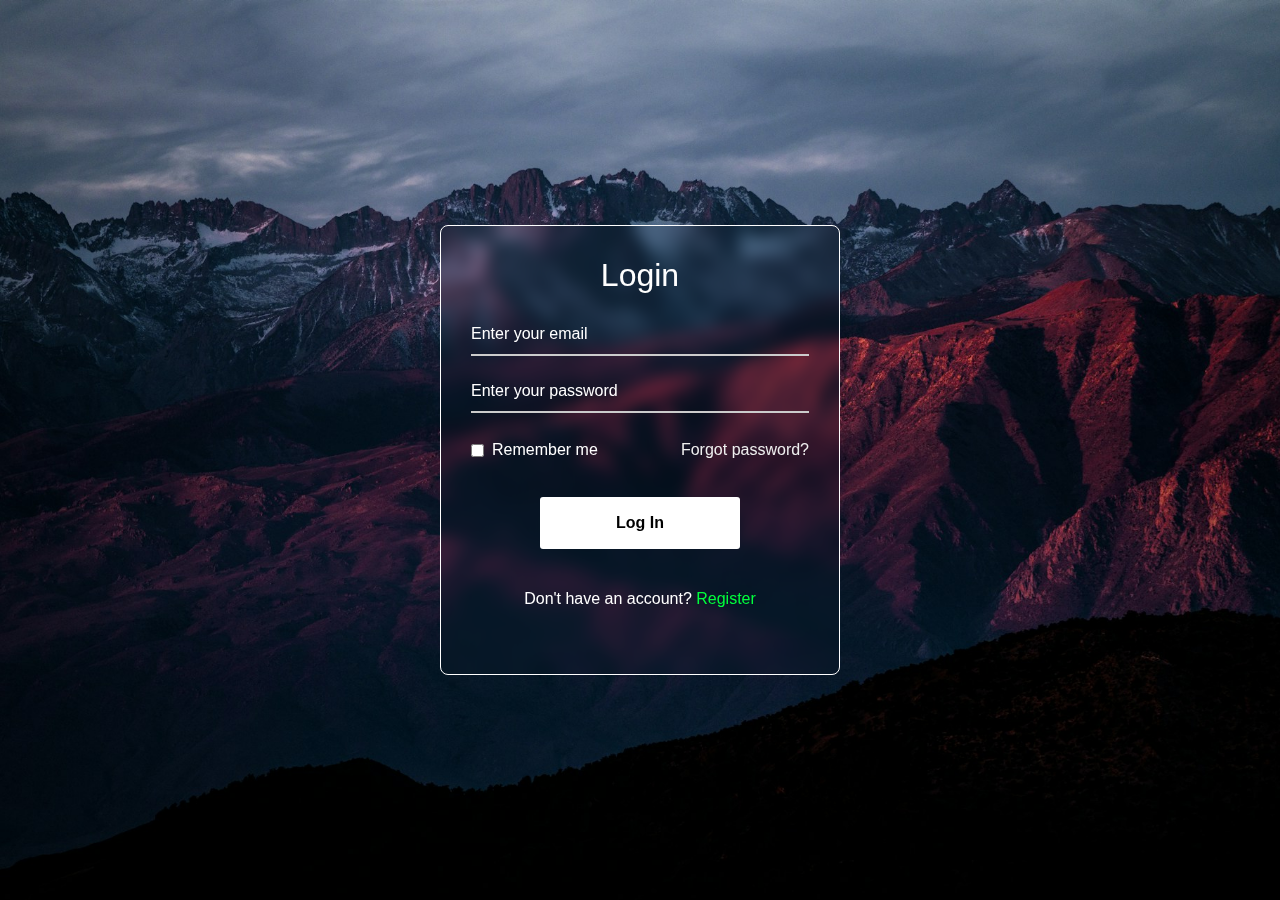
<file: Assignment 11/index.html>
<!DOCTYPE html>
<html>
  <head>
    <meta charset="UTF-8" />
    <meta name="viewport" content="width=device-width, initial-scale=1.0" />
    <title>User Form</title>
    <link
      href="https://cdn.jsdelivr.net/npm/bootstrap@5.3.0/dist/css/bootstrap.min.css"
      rel="stylesheet"
    />
    <link
      rel="stylesheet"
      href="https://cdnjs.cloudflare.com/ajax/libs/font-awesome/6.0.0-beta3/css/all.min.css"
    />
    <link rel="stylesheet" href="css/style.css" />
  </head>
  <body>
    <div id="login" class="wrapper d-block">
      <div>
        <h2>Login</h2>
        <div class="input-field">
          <input
            type="text"
            id="loginEmail"
            autocomplete="off"
            class="form-control"
            required
          />
          <label>Enter your email</label>
        </div>
        <div class="input-field">
          <input
            type="password"
            id="loginPassword"
            autocomplete="off"
            class="form-control"
            required
          />
          <label>Enter your password</label>
        </div>
        <div class="forget">
          <label for="remember">
            <input type="checkbox" id="remember" />
            <p>Remember me</p>
          </label>
          <a href="#">Forgot password?</a>
        </div>
        <button id="loginBtn">Log In</button>
        <p class="text-danger pt-2" id="loginMsg"></p>
        <div class="register">
          <p>
            Don't have an account? <a href="#" id="navRegisterBtn">Register</a>
          </p>
        </div>
      </div>
    </div>

    <div id="register" class="wrapper d-none">
      <div>
        <h2>Register</h2>
        <div class="input-field">
          <input
            type="text"
            id="regName"
            autocomplete="off"
            class="form-control"
            required
          />
          <label>Enter your name</label>
        </div>
        <div class="input-field">
          <input
            type="text"
            id="regEmail"
            autocomplete="off"
            class="form-control"
            required
          />
          <label>Enter your email</label>
        </div>
        <div class="input-field">
          <input
            type="password"
            id="regPassword"
            autocomplete="off"
            class="form-control"
            required
          />
          <label>Enter your password</label>
        </div>
        <button class="mt-3" id="registerBtn">Register</button>
        <p class="text-danger pt-2" id="registerMsg" class="d-none"></p>
        <div class="register">
          <p>
            Already have an account? <a href="#" id="navLoginBtn">Log In</a>
          </p>
        </div>
      </div>
    </div>

    <div id="home" class="d-none container vh-100 justify-content-center align-content-center">
      <div class="row wrapper2 w-50 m-auto">
        <h2 class="text-success fs-1 m-0" id="homeMsg"></h2>
        <div class="mt-3">
          <button id="logoutBtn" class="text-danger">Log out</button>
        </div>
      </div>
    </div>

    <script src="js/controller.js"></script>
  </body>
</html>
</file>
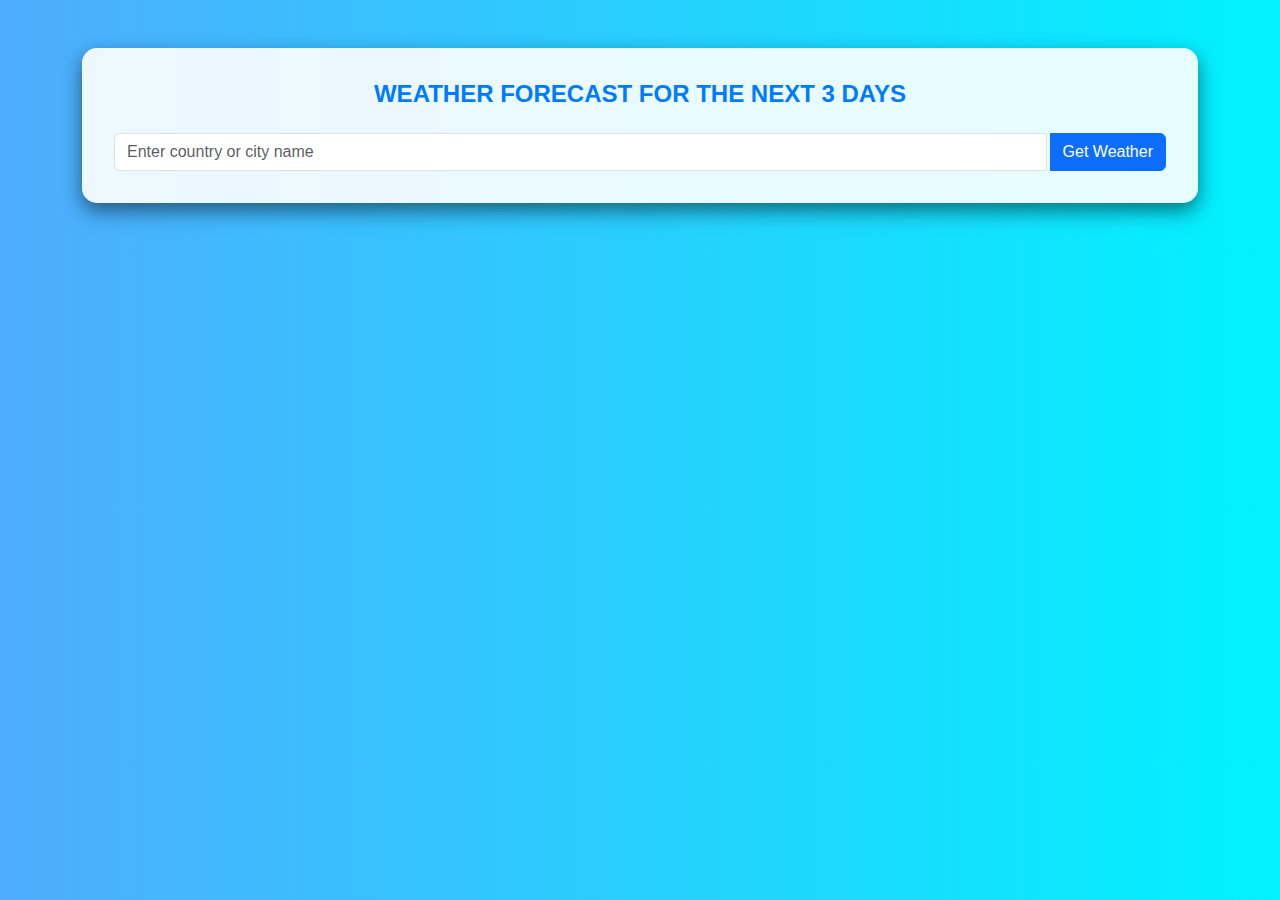
<file: Assignment 12/index.html>
<!DOCTYPE html>
<html lang="en">
  <head>
    <meta charset="UTF-8" />
    <meta name="viewport" content="width=device-width, initial-scale=1.0" />
    <title>Weather</title>
    <link
      href="https://cdn.jsdelivr.net/npm/bootstrap@5.3.0/dist/css/bootstrap.min.css"
      rel="stylesheet"
    />
    <link rel="icon" type="image/x-icon" href="cloudy.ico">
    <link rel="stylesheet" href="css/style.css" />
  </head>
  <body>
    <div class="container py-5 d-flex flex-column">
      <div class="search">
        <h1 class="text-center mb-4 weather-header">Weather forecast for the next 3 days</h1>
        <div class="input-group mb-4">
          <input
            type="text"
            id="countryInput"
            class="form-control me-1"
            placeholder="Enter country or city name"
          />
          <button class="btn btn-primary" onclick="fetchWeather()">
            Get Weather
          </button>
        </div>
        <div id="weatherResults" class="row g-4"></div>
      </div>
    </div>

    <script src="https://cdn.jsdelivr.net/npm/bootstrap@5.3.0/dist/js/bootstrap.bundle.min.js"></script>
    <script src="js/controller.js"></script>
  </body>
</html>
</file>
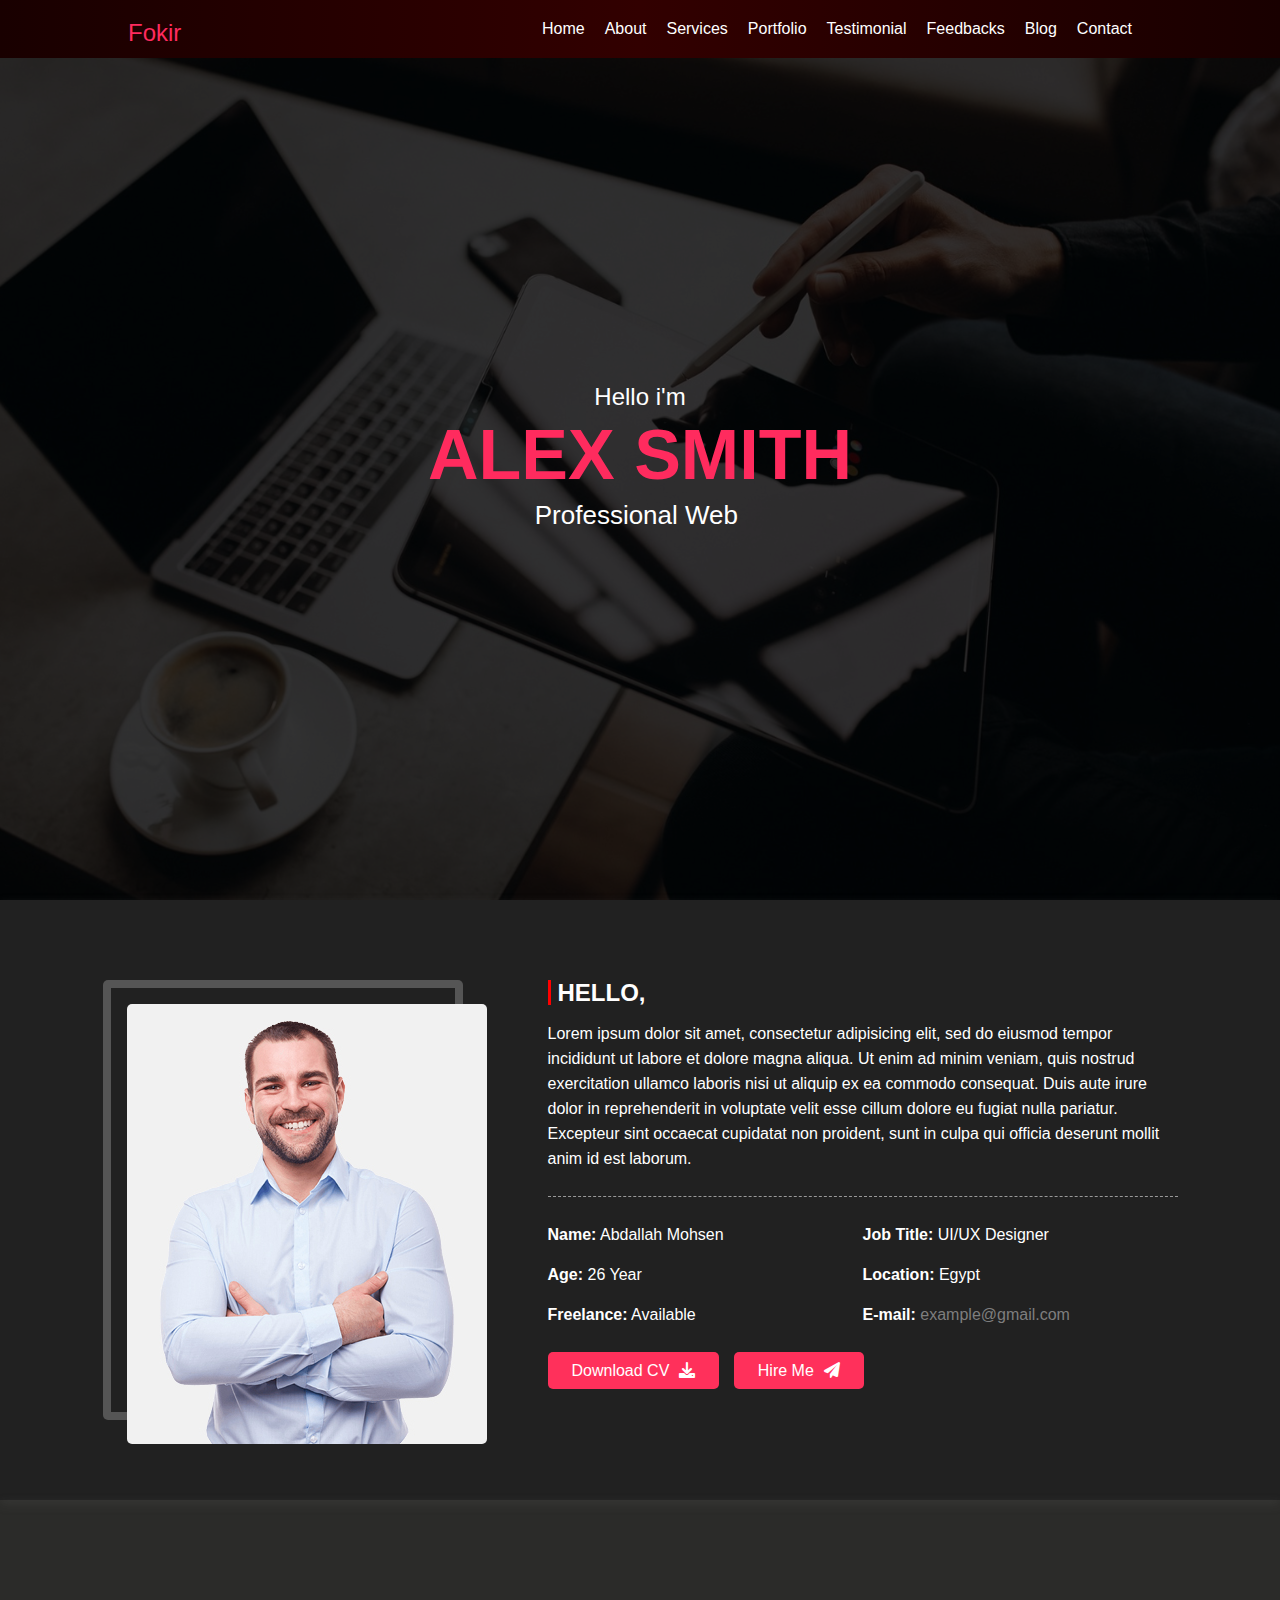
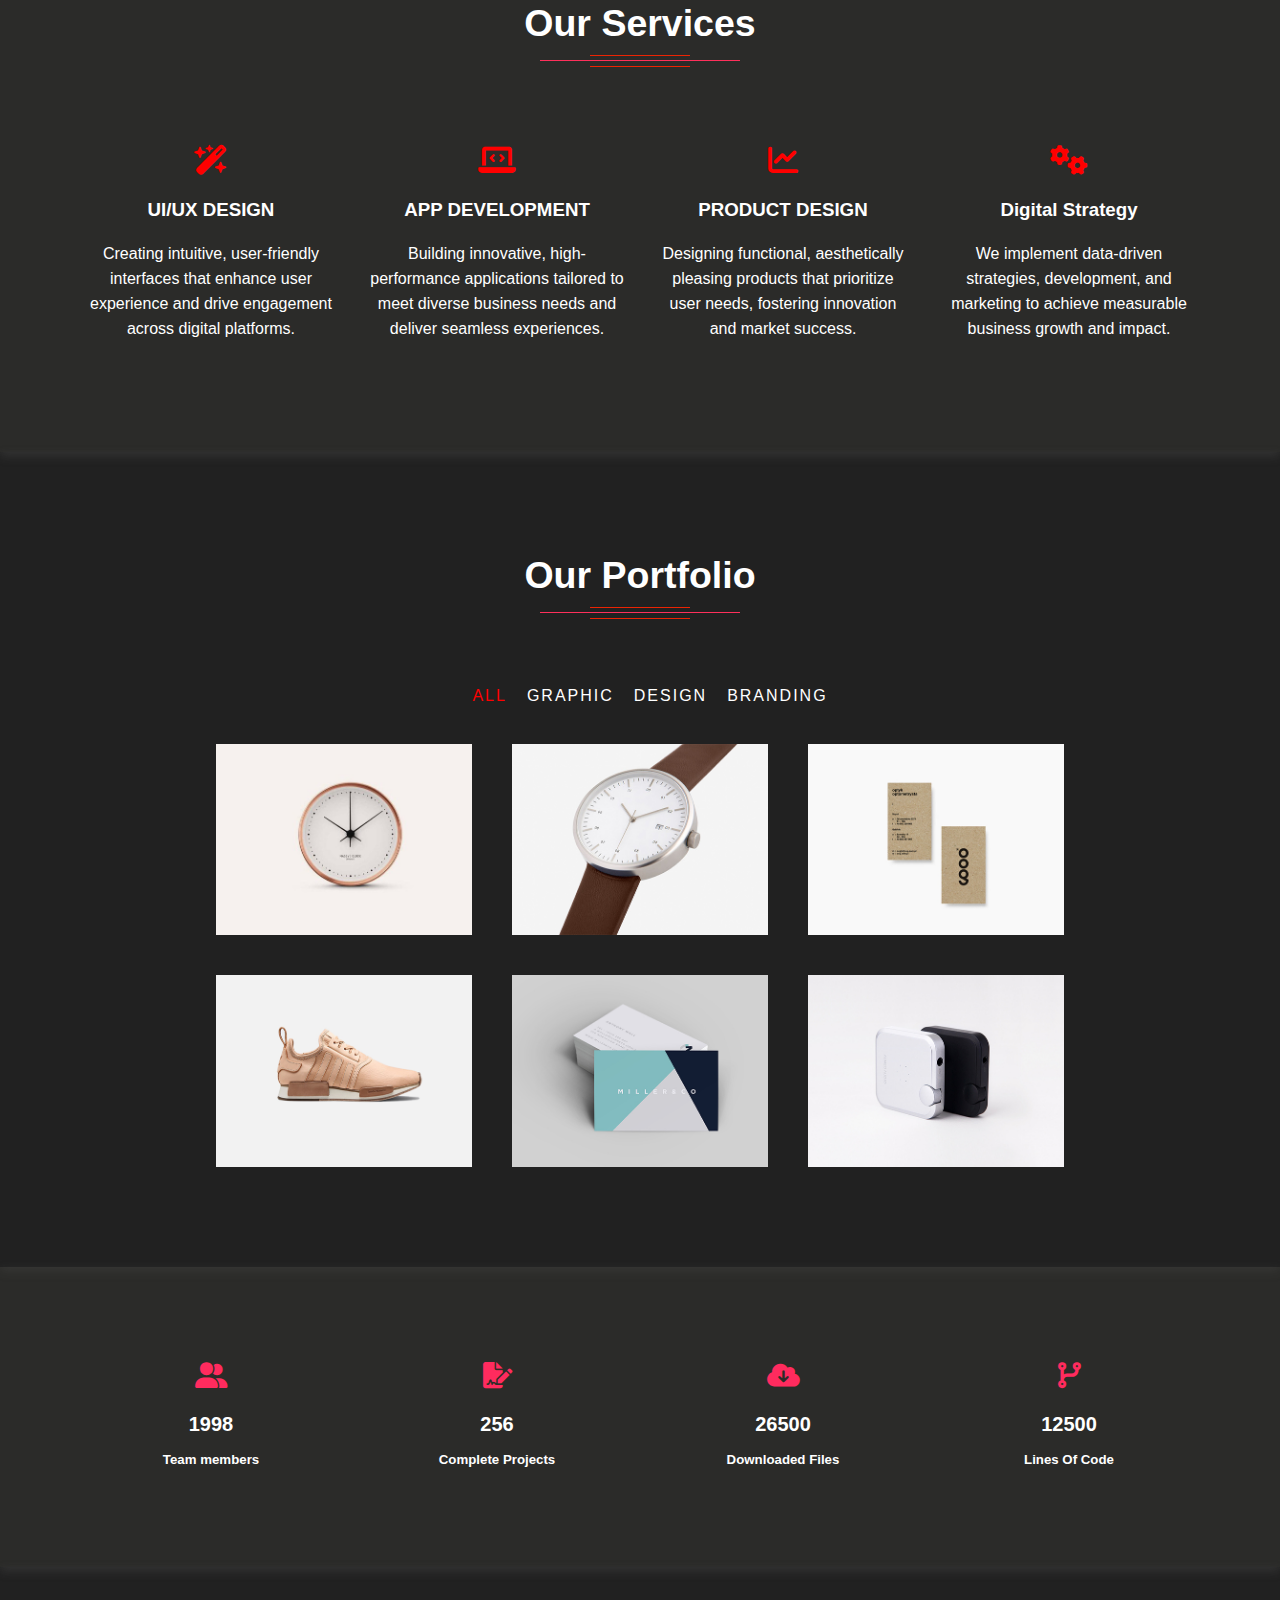
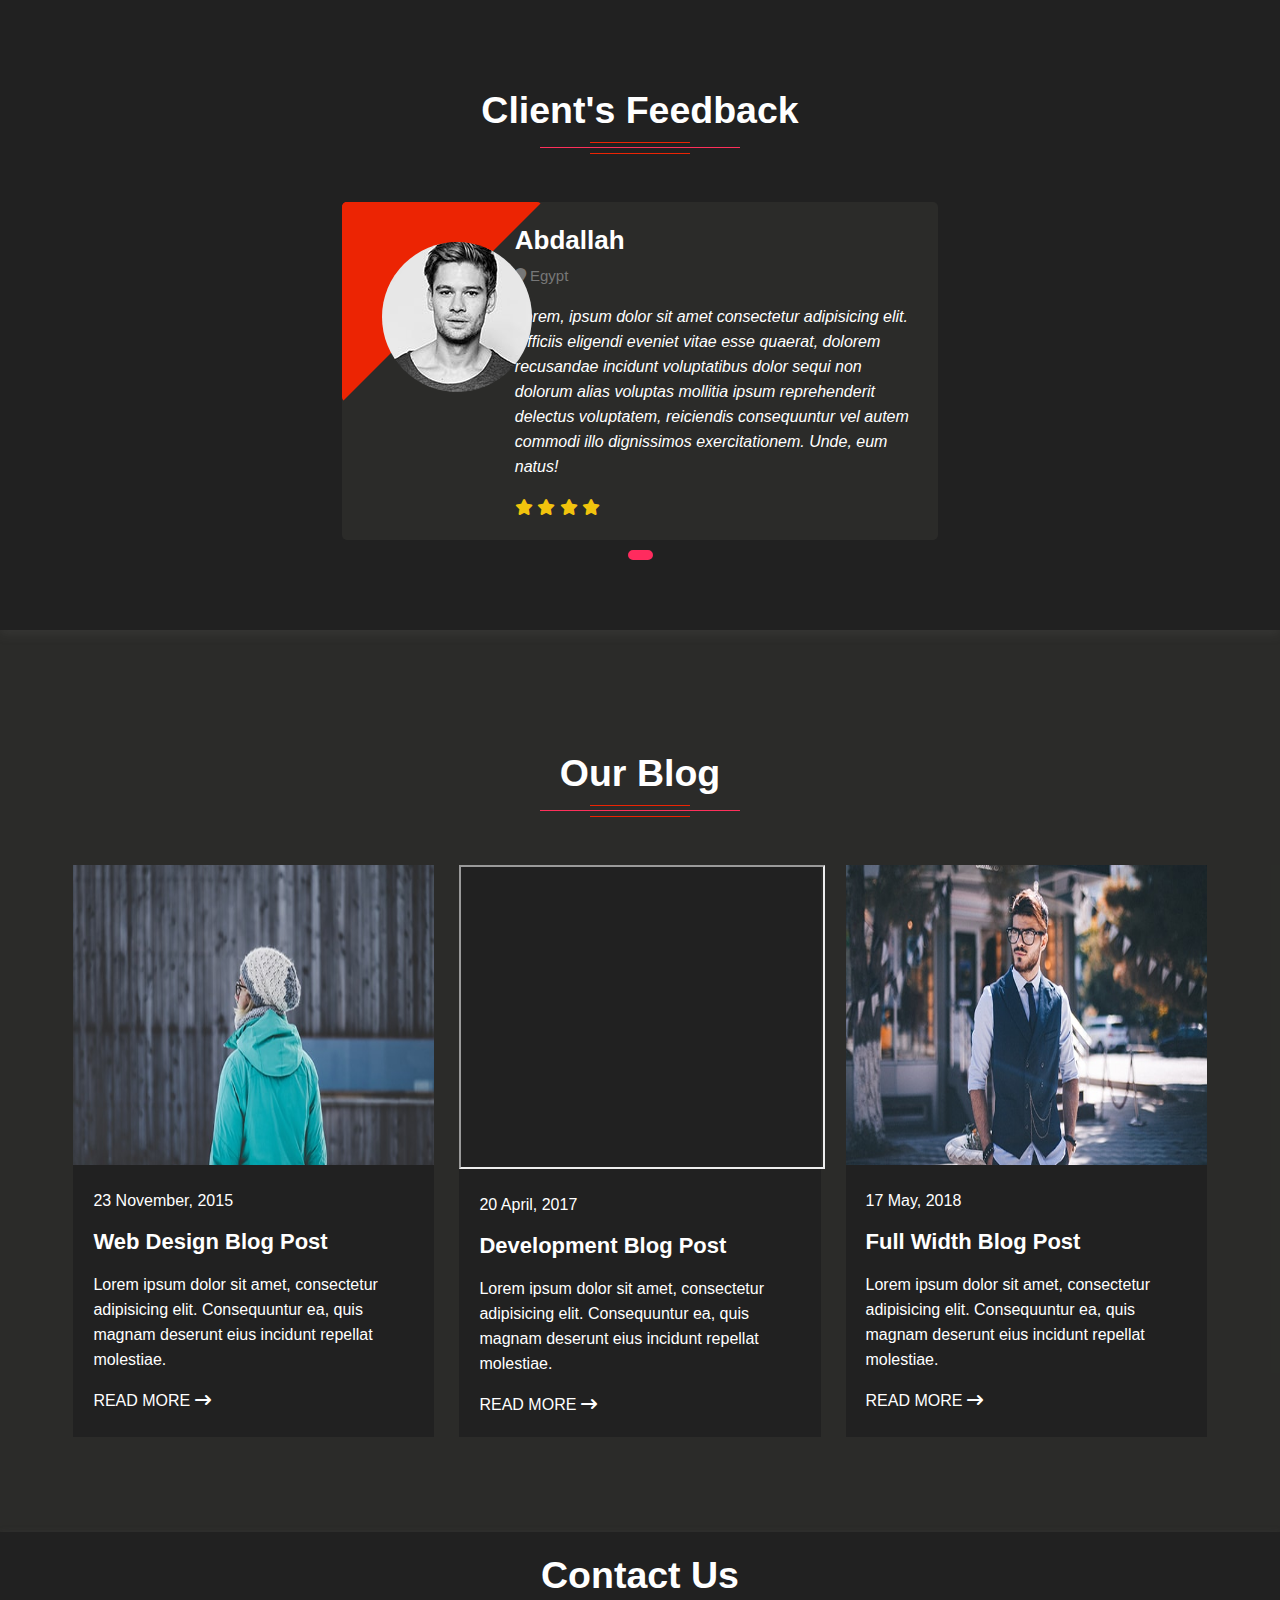
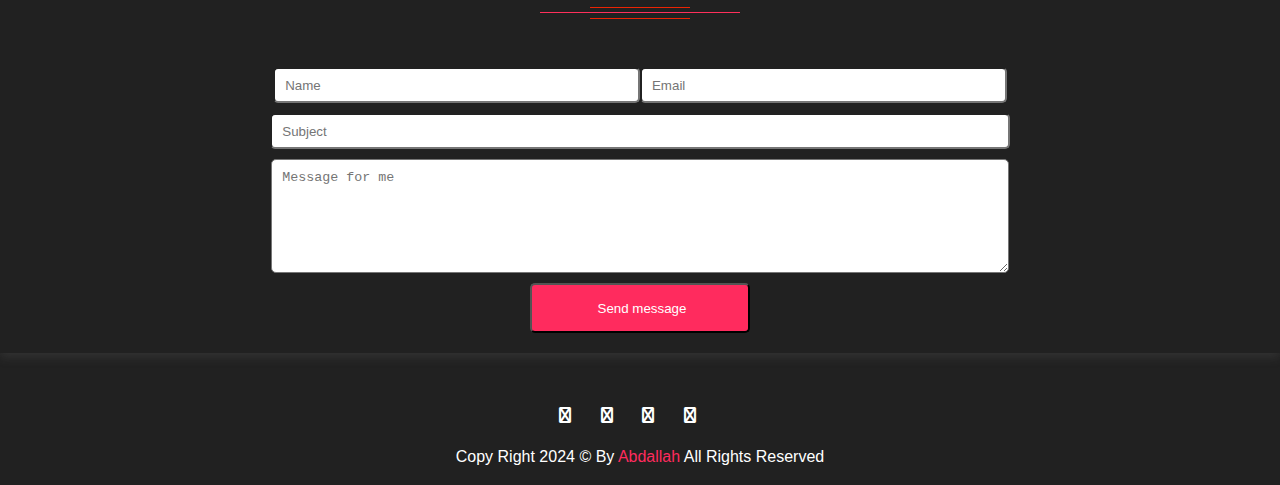
<file: Assignment 4/index.html>
<!DOCTYPE html>
<html lang="en">
  <head>
    <title>Fokir - Personal Portfolio</title>
    <link rel="preconnect" href="https://fonts.googleapis.com" />
    <link rel="preconnect" href="https://fonts.gstatic.com" crossorigin />
    <link
      href="https://fonts.googleapis.com/css2?family=Source+Code+Pro:ital,wght@0,200..900;1,200..900&display=swap"
      rel="stylesheet"
    />
    <link
      href="https://fonts.googleapis.com/css2?family=Roboto:ital,wght@0,100;0,300;0,400;0,500;0,700;0,900;1,100;1,300;1,400;1,500;1,700;1,900&display=swap"
      rel="stylesheet"
    />
    <link
      rel="stylesheet"
      href="https://cdnjs.cloudflare.com/ajax/libs/font-awesome/6.0.0-beta3/css/all.min.css"
    />
    <link
      rel="stylesheet"
      href="https://www.engage.veented.com/bakery/wp-content/plugins/js_composer/assets/lib/bower/font-awesome/css/font-awesome.min.css?ver=5.4.2"
      type="text/css"
      media="all"
    />

    <link rel="stylesheet" href="css/style.css" />
  </head>
  <!-- https://routeegy.github.io/Fokir/ -->
  <body>
    <div class="nav-bar">
      <div class="logo-parent">
        <div class="left-logo">
          <a href="#">Fokir</a>
        </div>
      </div>

      <div class="list">
        <ul>
          <li><a href="#home">Home</a></li>
          <li><a href="#about">About</a></li>
          <li><a href="#service">Services</a></li>
          <li><a href="#portfolio">Portfolio</a></li>
          <li><a href="#testimonial">Testimonial</a></li>
          <li><a href="#feedback">Feedbacks</a></li>
          <li><a href="#blog">Blog</a></li>
          <li><a href="#contact">Contact</a></li>
          <div class="clr"></div>
        </ul>
      </div>
    </div>

    <div id="home" class="background"></div>

    <div class="center-titles">
      <div class="titles">
        <h3>Hello i'm</h3>
        <h1>ALEX SMITH</h1>

        <h4>Professional Web&nbsp;<span class="typewriter"></span></h4>
      </div>
    </div>

    <div id="about" class="about">
      <div class="new-container">
        <div class="all-about">
          <div class="about-border-box">
            <div class="image-container">
              <img src="images/Fokir06.jpg" alt="personal-img" />
              <div class="black-layer">
                <div class="icons">
                  <a href=""><i class="fa fa-facebook"></i></a>
                  <a href=""><i class="fa fa-twitter"></i></a>
                  <a href=""><i class="fa fa-google"></i></a>
                  <a href=""><i class="fa fa-github"></i></a>
                </div>
              </div>
            </div>
          </div>
        </div>

        <div class="content-container">
          <div class="about-content">
            <h2>HELLO,</h2>
            <p>
              Lorem ipsum dolor sit amet, consectetur adipisicing elit, sed do
              eiusmod tempor incididunt ut labore et dolore magna aliqua. Ut
              enim ad minim veniam, quis nostrud exercitation ullamco laboris
              nisi ut aliquip ex ea commodo consequat. Duis aute irure dolor in
              reprehenderit in voluptate velit esse cillum dolore eu fugiat
              nulla pariatur. Excepteur sint occaecat cupidatat non proident,
              sunt in culpa qui officia deserunt mollit anim id est laborum.
            </p>

            <div class="profile-about">
              <ul>
                <li><span>Name:</span> Abdallah Mohsen</li>
                <li><span>Job Title:</span> UI/UX Designer</li>
                <li><span>Age:</span> 26 Year</li>
                <li><span>Location:</span> Egypt</li>
                <li><span>Freelance:</span> Available</li>
                <li><span>E-mail:</span> <a href="#">example@gmail.com</a></li>
              </ul>
            </div>

            <div class="cv-btn">
              <a href="#about">Download CV<i class="fa fa-download"></i></a>
              <a href="#about">Hire Me<i class="fa fa-paper-plane"></i></a>
            </div>
          </div>
        </div>
      </div>
    </div>

    <div id="service" class="service-section">
      <div class="new-container">
        <div class="title-lines">
          <h2>Our Services</h2>
        </div>

        <div class="informations">
          <div class="inner-service">
            <i class="fa-solid fa-wand-magic-sparkles"></i>
            <h3>UI/UX DESIGN</h3>
            <p>
              Creating intuitive, user-friendly interfaces that enhance user
              experience and drive engagement across digital platforms.
            </p>
          </div>

          <div class="inner-service">
            <i class="fa-solid fa-laptop-code"></i>
            <h3>APP DEVELOPMENT</h3>
            <p>
              Building innovative, high-performance applications tailored to
              meet diverse business needs and deliver seamless experiences.
            </p>
          </div>

          <div class="inner-service">
            <i class="fa-solid fa-chart-line"></i>
            <h3>PRODUCT DESIGN</h3>
            <p>
              Designing functional, aesthetically pleasing products that
              prioritize user needs, fostering innovation and market success.
            </p>
          </div>

          <div class="inner-service">
            <i class="fa-solid fa-gears"></i>
            <h3>Digital Strategy</h3>
            <p>
              We implement data-driven strategies, development, and marketing to
              achieve measurable business growth and impact.
            </p>
          </div>
        </div>
      </div>
    </div>

    <div id="portfolio" class="portfolio">
      <div class="new-container">
        <div class="title-lines">
          <h2>Our Portfolio</h2>
        </div>

        <div class="slider">
          <ul>
            <li><a style="color: red" href="#portfolio">All</a></li>
            <li><a href="#portfolio">Graphic</a></li>
            <li><a href="#portfolio">Design</a></li>
            <li><a href="#portfolio">Branding</a></li>
            <div class="clr"></div>
          </ul>
        </div>

        <div class="portfolio-grid">
          <div class="portfolio-item">
            <a href="#portfolio">
              <img src="images/Fokir07.jpg" alt="portfolio-img" />
              <div class="portfolio-item-layer">
                <i class="fa-regular fa-images"></i>
              </div>
            </a>
          </div>

          <div class="portfolio-item">
            <a href="#portfolio">
              <img src="images/Fokir08.jpg" alt="portfolio-img" />
              <div class="portfolio-item-layer">
                <i class="fa-regular fa-images"></i>
              </div>
            </a>
          </div>

          <div class="portfolio-item">
            <a href="#portfolio">
              <img src="images/Fokir09.jpg" alt="portfolio-img" />
              <div class="portfolio-item-layer">
                <i class="fa-regular fa-images"></i>
              </div>
            </a>
          </div>

          <div class="portfolio-item">
            <a href="#portfolio">
              <img src="images/Fokir10.jpg" alt="portfolio-img" />
              <div class="portfolio-item-layer">
                <i class="fa-regular fa-images"></i>
              </div>
            </a>
          </div>

          <div class="portfolio-item">
            <a href="#portfolio">
              <img src="images/Fokir11.jpg" alt="portfolio-img" />
              <div class="portfolio-item-layer">
                <i class="fa-regular fa-images"></i>
              </div>
            </a>
          </div>

          <div class="portfolio-item">
            <a href="#portfolio">
              <img src="images/Fokir12.jpg" alt="portfolio-img" />
              <div class="portfolio-item-layer">
                <i class="fa-regular fa-images"></i>
              </div>
            </a>
          </div>
        </div>
      </div>
    </div>

    <div id="testimonial" class="counters">
      <div class="new-container">
        <div class="content">
          <div class="counter-item">
            <i class="fa-solid fa-user-group"></i>
            <h3>1998</h3>
            <h5>Team members</h5>
          </div>
          <div class="counter-item">
            <i class="fa-solid fa-file-signature"></i>
            <h3>256</h3>
            <h5>Complete Projects</h5>
          </div>
          <div class="counter-item">
            <i class="fa-solid fa-cloud-arrow-down"></i>
            <h3>26500</h3>
            <h5>Downloaded Files</h5>
          </div>
          <div class="counter-item">
            <i class="fa-solid fa-code-branch"></i>
            <h3>12500</h3>
            <h5>Lines Of Code</h5>
          </div>
        </div>
      </div>
    </div>

    <div id="feedback" class="feedback">
      <div class="new-container">
        <div class="title-lines">
          <h2>Client's Feedback</h2>
        </div>

        <div class="clients-card">
          <div class="left-side">
            <div class="corner-triangle"></div>
            <img class="card" src="images/Fokir14.jpg" alt="" />
          </div>

          <div class="content">
            <h3>Abdallah</h3>
            <a href="#"><i class="fa fa-map-marker"></i> Egypt</a>

            <p>
              Lorem, ipsum dolor sit amet consectetur adipisicing elit. Officiis
              eligendi eveniet vitae esse quaerat, dolorem recusandae incidunt
              voluptatibus dolor sequi non dolorum alias voluptas mollitia ipsum
              reprehenderit delectus voluptatem, reiciendis consequuntur vel
              autem commodi illo dignissimos exercitationem. Unde, eum natus!
            </p>

            <div class="stars">
              <i class="fa fa-star"></i>
              <i class="fa fa-star"></i>
              <i class="fa fa-star"></i>
              <i class="fa fa-star"></i>
              <i class="fa fa-star-o"></i>
            </div>
          </div>
        </div>
        <div class="slider-dots"></div>
      </div>
    </div>

    <div id="blog" class="our-blog">
      <div class="new-container">
        <div class="title-lines">
          <h2>Our Blog</h2>
        </div>

        <div class="posts">
          <div class="post">
            <div class="post-bg">
              <div class="post-img">
                <a href="#blog"><img src="images/Fokir15.jpg" alt="" /></a>
              </div>
              <div class="post-content">
                <p>23 November, 2015</p>
                <a href="#">Web Design Blog Post</a>
                <p>
                  Lorem ipsum dolor sit amet, consectetur adipisicing elit.
                  Consequuntur ea, quis magnam deserunt eius incidunt repellat
                  molestiae.
                </p>
                <span class="read-more">
                  <a href="#">
                    READ MORE <i class="fa fa-long-arrow-right"></i>
                  </a>
                </span>
              </div>
            </div>
          </div>

          <div class="post">
            <div class="post-bg">
              <div class="post-img">
                <iframe
                  src="https://www.youtube.com/embed/uVju5--RqtY"
                ></iframe>
              </div>
              <div class="post-content">
                <p>20 April, 2017</p>
                <a href="#">Development Blog Post</a>
                <p>
                  Lorem ipsum dolor sit amet, consectetur adipisicing elit.
                  Consequuntur ea, quis magnam deserunt eius incidunt repellat
                  molestiae.
                </p>
                <span class="read-more">
                  <a href="#">
                    READ MORE <i class="fa fa-long-arrow-right"></i>
                  </a>
                </span>
              </div>
            </div>
          </div>

          <div class="post">
            <div class="post-bg">
              <div class="post-img">
                <a href="#blog"><img src="images/Fokir16.jpg" alt="" /></a>
              </div>
              <div class="post-content">
                <p>17 May, 2018</p>
                <a href="#">Full Width Blog Post</a>
                <p>
                  Lorem ipsum dolor sit amet, consectetur adipisicing elit.
                  Consequuntur ea, quis magnam deserunt eius incidunt repellat
                  molestiae.
                </p>
                <span class="read-more">
                  <a href="#">
                    READ MORE <i class="fa fa-long-arrow-right"></i>
                  </a>
                </span>
              </div>
            </div>
          </div>
        </div>
      </div>
    </div>

    <div class="contact-us">
      <div class="new-container">
        <div class="title-lines">
          <h2>Contact Us</h2>
        </div>

        <form action="submit">
          <input
            required
            id="name"
            name="name"
            placeholder="Name"
            type="text"
          />
          <input
            required
            id="email"
            name="email"
            placeholder="Email"
            type="email"
          />
          <input
            required
            id="subject"
            name="subject"
            placeholder="Subject"
            type="text"
          />
          <textarea
            required
            name="message"
            id="message"
            placeholder="Message for me"
          ></textarea>
          <input class="send-button" type="submit" value="Send message" />
        </form>
      </div>
    </div>

    <div class="footer">
      <div class="new-container">
        <div class="icons">
          <a href=""><i class="fa fa-facebook"></i></a>
          <a href=""><i class="fa fa-twitter"></i></a>
          <a href=""><i class="fa fa-google"></i></a>
          <a href=""><i class="fa fa-github"></i></a>
        </div>

        <p>
          Copy Right 2024 © By
          <a href="https://xabduallah.github.io/Assignment%204/#home"
            >Abdallah</a
          >
          All Rights Reserved
        </p>
      </div>
    </div>
  </body>
</html>
</file>
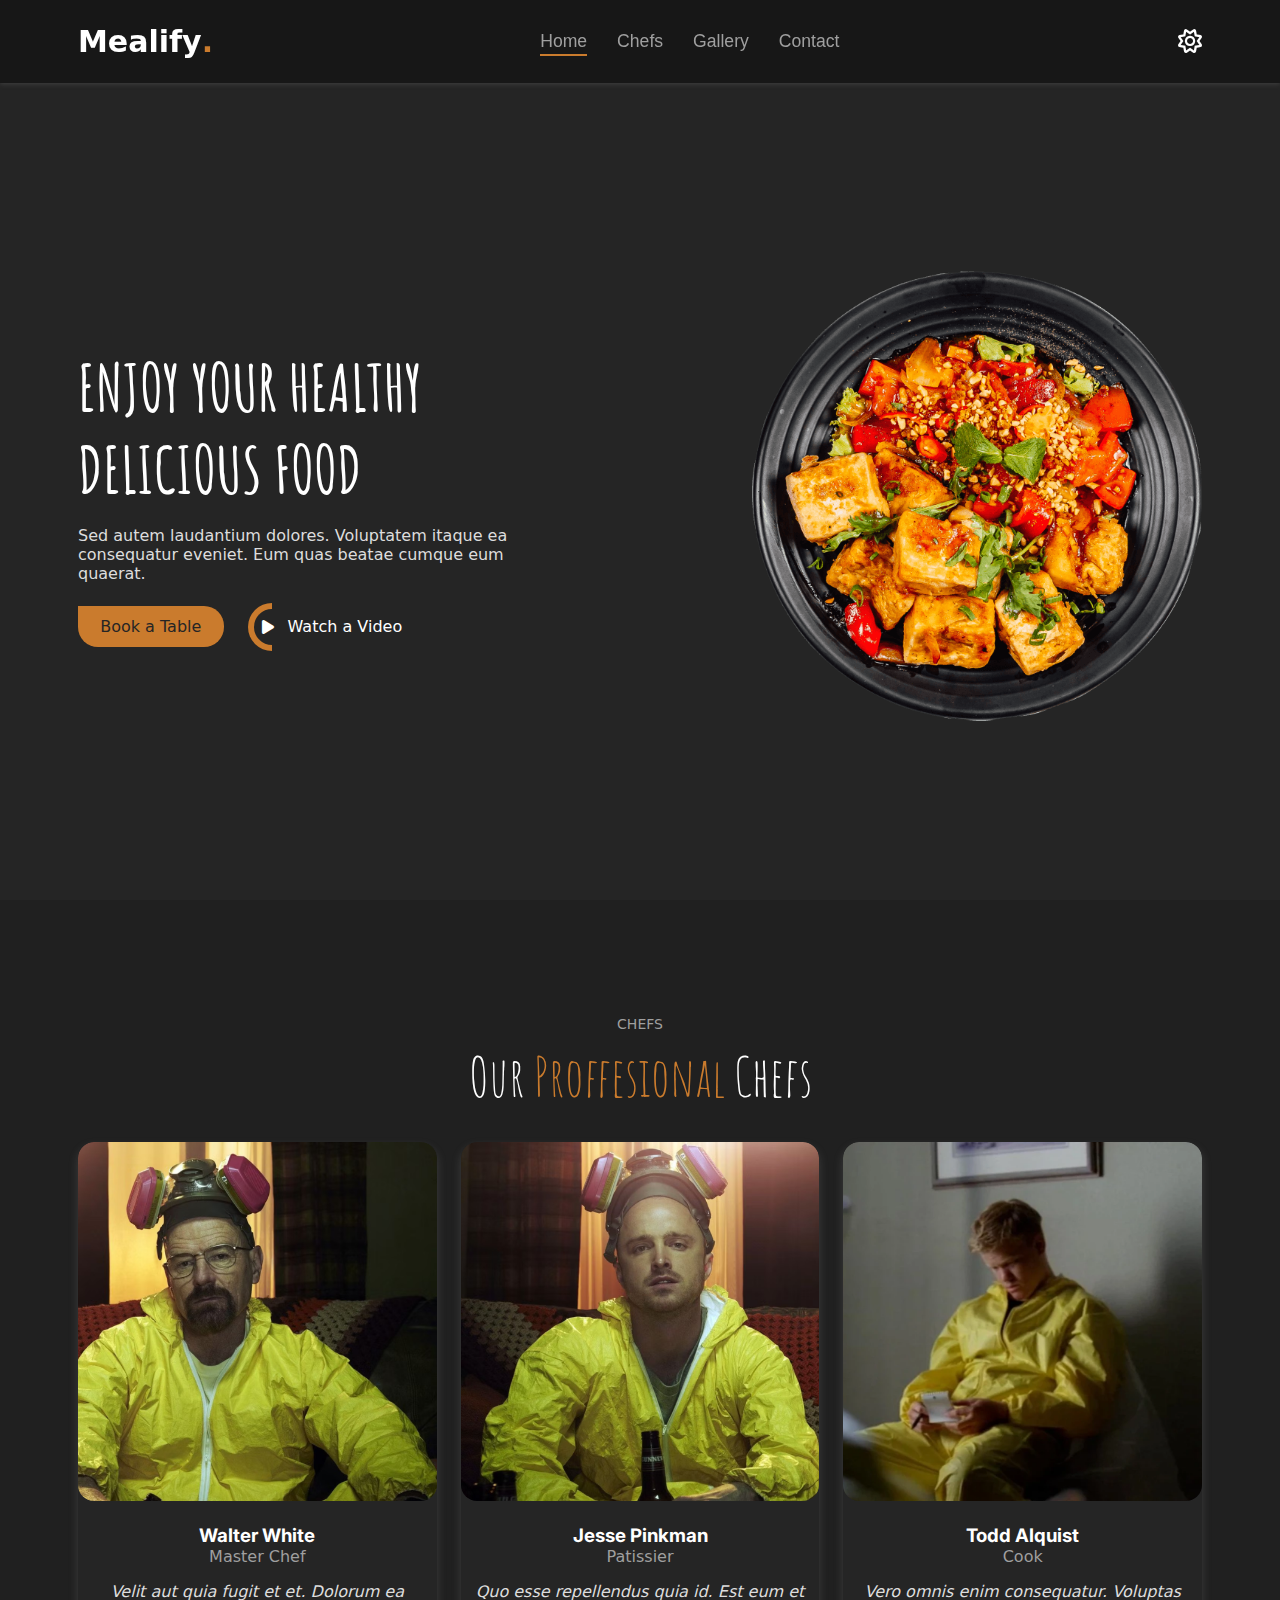
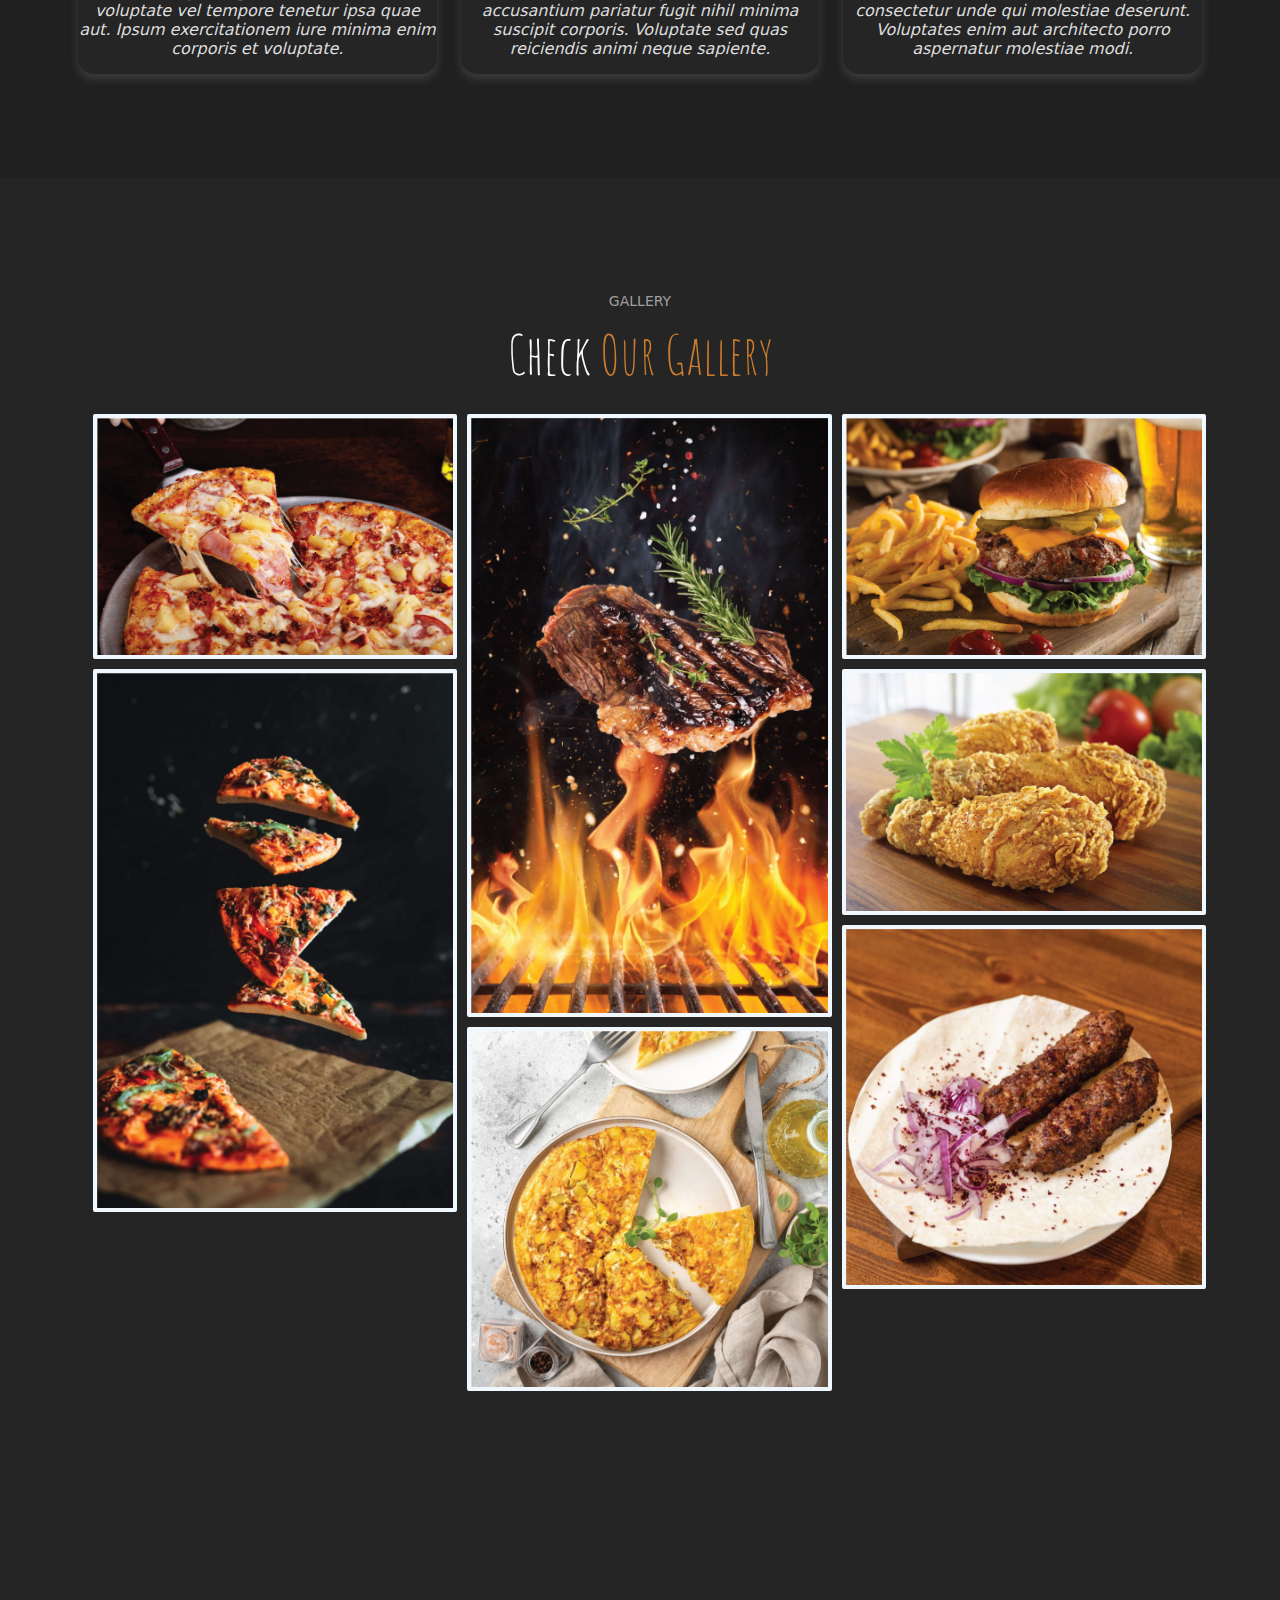
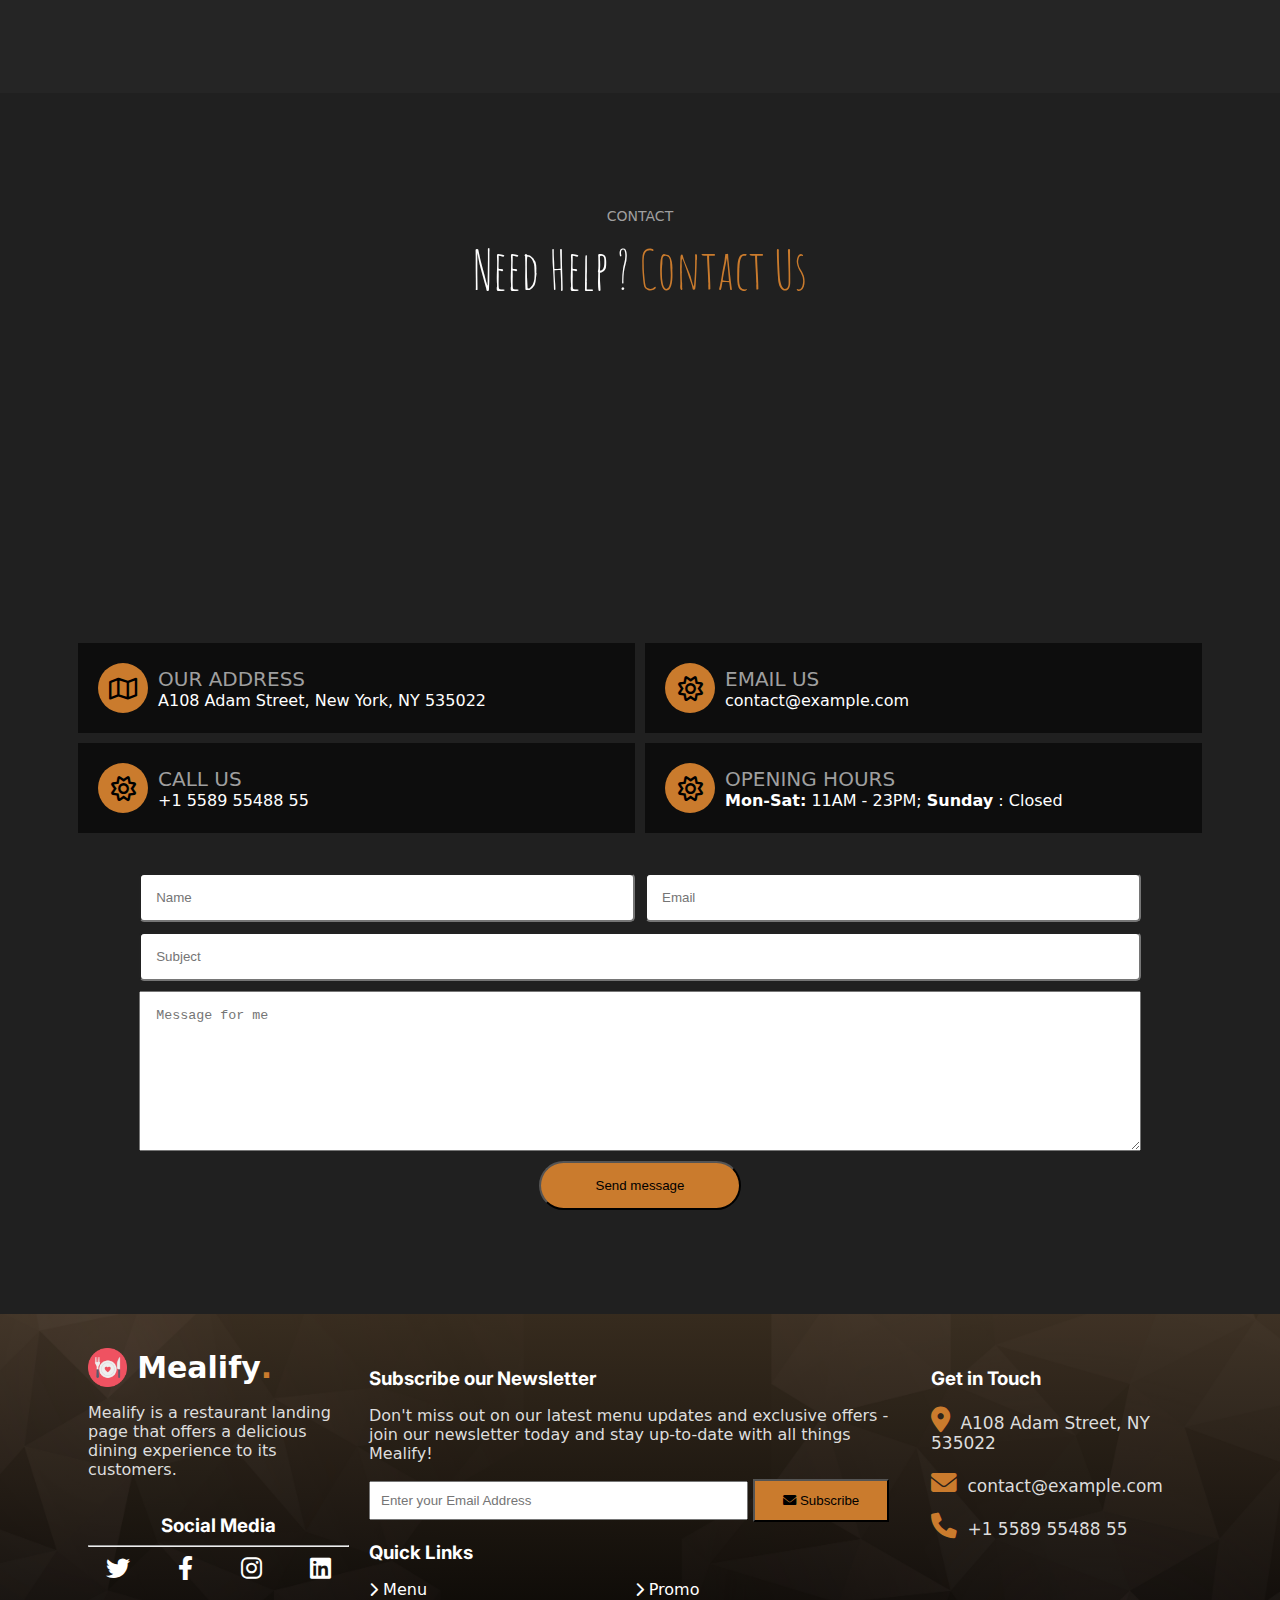
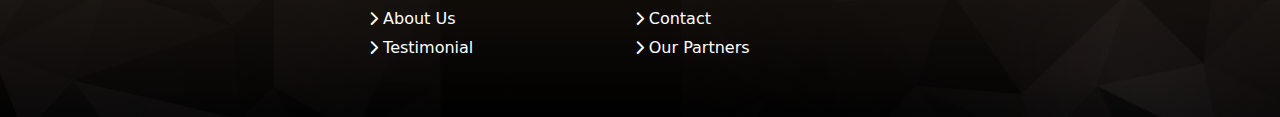
<file: Assignment 5/index.html>
<!DOCTYPE html>
<html lang="en">
  <head>
    <title>Mealify</title>
    <link
      rel="stylesheet"
      href="https://cdnjs.cloudflare.com/ajax/libs/font-awesome/6.0.0-beta3/css/all.min.css"
    />
    <link rel="preconnect" href="https://fonts.googleapis.com" />
    <link rel="preconnect" href="https://fonts.gstatic.com" crossorigin="" />
    <link
      href="https://fonts.googleapis.com/css2?family=Amatic+SC:wght@400;700&amp;family=Inter:wght@300;400;500;600;700;800&amp;display=swap"
      rel="stylesheet"
    />
    <link rel="stylesheet" href="css/style.css" />
    <link rel="stylesheet" href="css/media-quary.css" />

    <link rel="icon" href="images/Mealify12.png" />
  </head>
  <!-- https://routeegy.github.io/Mealify/ -->
  <body>
    <nav class="header">
      <div class="container">
        <div class="nav-logo">
          <a href="#home">Mealify</a>
        </div>
        <div class="nav-list">
          <ul>
            <li><a href="#home">Home</a></li>
            <li><a href="#chefs">Chefs</a></li>
            <li><a href="#gallery">Gallery</a></li>
            <li><a href="#contact">Contact</a></li>
          </ul>
        </div>
        <div class="color-mode">
          <a href="#"><i class="fa-regular fa-sun"></i></a>
        </div>
      </div>
    </nav>

    <main>
      <section id="home" class="home">
        <div class="container">
          <div class="left-side">
            <h2>
              Enjoy Your Healthy <br />
              Delicious Food
            </h2>
            <p>
              Sed autem laudantium dolores. Voluptatem itaque ea consequatur
              eveniet. Eum quas beatae cumque eum quaerat.
            </p>

            <div class="btns-group">
              <div class="book-btn">
                <a href="#contact">Book a Table</a>
              </div>

              <a class="video-btn" href="https://www.youtube.com/">
                <div class="half-circle">
                  <i class="fa-solid fa-play"></i>
                </div>
                Watch a Video</a
              >
            </div>
          </div>

          <div class="right-side">
            <picture>
              <img src="images/Mealify01.png" alt="Mealify01" />
            </picture>
          </div>
        </div>
      </section>

      <section id="chefs" class="chefs extra-space">
        <div class="container">
          <div class="title">
            <h2>CHEFS</h2>
            <p>Our <span>Proffesional</span> Chefs</p>
          </div>

          <div class="cards">
            <div class="single-card">
              <img src="images/chef02.png" alt="chef02" />
              <h3>Walter White</h3>
              <span>Master Chef</span>
              <p>
                Velit aut quia fugit et et. Dolorum ea voluptate vel tempore
                tenetur ipsa quae aut. Ipsum exercitationem iure minima enim
                corporis et voluptate.
              </p>
              <div class="social-icons">
                <li>
                  <a href="https://twitter.com" target="_blank">
                    <i class="fa-brands fa-twitter"></i>
                  </a>
                </li>
                <li>
                  <a href="https://facebook.com" target="_blank">
                    <i class="fa-brands fa-facebook-f"></i>
                  </a>
                </li>
                <li>
                  <a href="https://instagram.com" target="_blank">
                    <i class="fa-brands fa-instagram"></i>
                  </a>
                </li>
                <li>
                  <a href="https://linkedin.com" target="_blank">
                    <i class="fa-brands fa-linkedin"></i>
                  </a>
                </li>
              </div>
            </div>
            <div class="single-card">
              <img src="images/chef01.png" alt="chef01" />
              <h3>Jesse Pinkman</h3>
              <span>Patissier</span>
              <p>
                Quo esse repellendus quia id. Est eum et accusantium pariatur
                fugit nihil minima suscipit corporis. Voluptate sed quas
                reiciendis animi neque sapiente.
              </p>
              <div class="social-icons">
                <li>
                  <a href="https://twitter.com" target="_blank">
                    <i class="fa-brands fa-twitter"></i>
                  </a>
                </li>
                <li>
                  <a href="https://facebook.com" target="_blank">
                    <i class="fa-brands fa-facebook-f"></i>
                  </a>
                </li>
                <li>
                  <a href="https://instagram.com" target="_blank">
                    <i class="fa-brands fa-instagram"></i>
                  </a>
                </li>
                <li>
                  <a href="https://linkedin.com" target="_blank">
                    <i class="fa-brands fa-linkedin"></i>
                  </a>
                </li>
              </div>
            </div>
            <div class="single-card">
              <img src="images/chef03.png" alt="chef03" />
              <h3>Todd Alquist</h3>
              <span>Cook</span>
              <p>
                Vero omnis enim consequatur. Voluptas consectetur unde qui
                molestiae deserunt. Voluptates enim aut architecto porro
                aspernatur molestiae modi.
              </p>
              <div class="social-icons">
                <a href="https://twitter.com" target="_blank">
                  <i class="fa-brands fa-twitter"></i>
                </a>
                <a href="https://facebook.com" target="_blank">
                  <i class="fa-brands fa-facebook-f"></i>
                </a>
                <a href="https://instagram.com" target="_blank">
                  <i class="fa-brands fa-instagram"></i>
                </a>
                <a href="https://linkedin.com" target="_blank">
                  <i class="fa-brands fa-linkedin"></i>
                </a>
              </div>
            </div>
          </div>
        </div>
      </section>

      <section id="gallery" class="gallery extra-space">
        <div class="container">
          <div class="title">
            <h2>gallery</h2>
            <p>Check <span>Our Gallery</span></p>
          </div>

          <div class="gallerys">
            <div class="image">
              <img src="images/Mealify05.jpg" alt="Mealify05" />
              <div class="layer-info">
                <h3>Pizza</h3>
                <p>Hawaiian pizza with ham and pineapple</p>
              </div>
            </div>
            <div class="image">
              <img src="images/Mealify06.jpg" alt="Mealify06" />
              <div class="layer-info">
                <h3>Levitation pizza</h3>
                <p>Levitation pizza on black background.</p>
              </div>
            </div>
            <div class="image">
              <img src="images/Mealify07.jpg" alt="Mealify07" />
              <div class="layer-info">
                <h3>Beef steaks</h3>
                <p>
                  Tasty beef steaks flying above cast iron grate with fire
                  flames.
                </p>
              </div>
            </div>
            <div class="image">
              <img src="images/Mealify08.jpg" alt="Mealify" />
              <div class="layer-info">
                <h3>Frittata</h3>
                <p>Frittata or potato pie in a ceramic plate.</p>
              </div>
            </div>
            <div class="image">
              <img src="images/Mealify09.jpg" alt="Mealify" />
              <div class="layer-info">
                <h3>Burger</h3>
                <p>Grass fed bison hamburger with chips.</p>
              </div>
            </div>
            <div class="image">
              <img src="images/Mealify10.jpg" alt="Mealify" />
              <div class="layer-info">
                <h3>Crispy Fried Chicken</h3>
                <p>
                  Golden brown chicken legs with a crunchy coating and juicy
                  meat.
                </p>
              </div>
            </div>
            <div class="image">
              <img src="images/Mealify11.jpg" alt="Mealify" />
              <div class="layer-info">
                <h3>Lyulya kebab</h3>
                <p>
                  Tender and juicy skewers of ground lamb or beef, flavored with
                  aromatic spices and herbs.
                </p>
              </div>
            </div>
          </div>
        </div>
      </section>

      <section id="contact" class="contact extra-space">
        <div class="container">
          <div class="title">
            <h2>CONTACT</h2>
            <p>Need Help ? <span>Contact Us</span></p>
          </div>

          <div class="location">
            <iframe
              src="https://www.google.com/maps/embed?pb=!1m18!1m12!1m3!1d13607.268311396516!2d34.447360591737585!3d31.501711419736935!2m3!1f0!2f0!3f0!3m2!1i1024!2i768!4f13.1!3m3!1m2!1s0x14fd7f054e542767%3A0x7ff98dc913046392!2sGaza!5e0!3m2!1sen!2seg!4v1728605535569!5m2!1sen!2seg"
              loading="lazy"
              referrerpolicy="no-referrer-when-downgrade"
            ></iframe>
          </div>

          <div class="more-details">
            <div class="details">
              <div class="icon">
                <i class="fa-regular fa-map"></i>
              </div>
              <div class="info">
                <h2>Our Address</h2>
                <h4>A108 Adam Street, New York, NY 535022</h4>
              </div>
            </div>
            <div class="details">
              <div class="icon">
                <i class="fa-regular fa-sun"></i>
              </div>
              <div class="info">
                <h2>Email Us</h2>
                <h4>contact@example.com</h4>
              </div>
            </div>
            <div class="details">
              <div class="icon">
                <i class="fa-regular fa-sun"></i>
              </div>
              <div class="info">
                <h2>Call Us</h2>
                <h4>+1 5589 55488 55</h4>
              </div>
            </div>
            <div class="details">
              <div class="icon">
                <i class="fa-regular fa-sun"></i>
              </div>
              <div class="info">
                <h2>Opening Hours</h2>
                <h4>
                  <span>Mon-Sat:</span> 11AM - 23PM; <span>Sunday</span> :
                  Closed
                </h4>
              </div>
            </div>
          </div>

          <div class="message">
            <form action="submit">
              <input
                required
                id="name"
                name="name"
                placeholder="Name"
                type="text"
              />
              <input
                required
                id="email"
                name="email"
                placeholder="Email"
                type="email"
              />
              <input
                required
                id="subject"
                name="subject"
                placeholder="Subject"
                type="text"
              />
              <textarea
                required
                name="message"
                id="message"
                placeholder="Message for me"
              ></textarea>
              <input type="submit" value="Send message" />
            </form>
          </div>
        </div>
      </section>
    </main>

    <footer>
      <div class="container">
        <div class="about">
          <img src="images/Mealify12.png" alt="small icon" />
          <div class="nav-logo">
            <a href="#home">Mealify</a>
          </div>
          <p>
            Mealify is a restaurant landing page that offers a delicious dining
            experience to its customers.
          </p>
          <h3>Social Media</h3>
          <hr />
          <div class="social-icons">
            <li>
              <a href="https://twitter.com" target="_blank">
                <i class="fa-brands fa-twitter"></i>
              </a>
            </li>
            <li>
              <a href="https://facebook.com" target="_blank">
                <i class="fa-brands fa-facebook-f"></i>
              </a>
            </li>
            <li>
              <a href="https://instagram.com" target="_blank">
                <i class="fa-brands fa-instagram"></i>
              </a>
            </li>
            <li>
              <a href="https://linkedin.com" target="_blank">
                <i class="fa-brands fa-linkedin"></i>
              </a>
            </li>
          </div>
        </div>
        <div class="subscription">
          <h3>Subscribe our Newsletter</h3>
          <p>
            Don't miss out on our latest menu updates and exclusive offers -
            join our newsletter today and stay up-to-date with all things
            Mealify!
          </p>
          <form action="submit">
            <input
              required
              type="email"
              name="email"
              id="email"
              placeholder="Enter your Email Address"
            />
            <button type="submit" class="submit-button">
              <i class="fa-solid fa-envelope"></i> Subscribe
            </button>
          </form>
          <h3>Quick Links</h3>
          <div class="quick-links">
            <ul>
              <li>
                <a href="#footer"
                  ><i class="fa-solid fa-chevron-right"></i> Menu</a
                >
              </li>
              <li>
                <a href="#footer"
                  ><i class="fa-solid fa-chevron-right"></i> About Us</a
                >
              </li>
              <li>
                <a href="#footer"
                  ><i class="fa-solid fa-chevron-right"></i> Testimonial</a
                >
              </li>
              <li>
                <a href="#footer"
                  ><i class="fa-solid fa-chevron-right"></i> Promo</a
                >
              </li>
              <li>
                <a href="#footer"
                  ><i class="fa-solid fa-chevron-right"></i> Contact</a
                >
              </li>
              <li>
                <a href="#footer"
                  ><i class="fa-solid fa-chevron-right"></i> Our Partners</a
                >
              </li>
            </ul>
          </div>
        </div>
        <div class="more-details">
          <h3>Get in Touch</h3>
          <p>
            <i class="fa-solid fa-location-dot"></i>
            A108 Adam Street, NY 535022
          </p>
          
          <p>
            <i class="fa-solid fa-envelope"></i>
            contact@example.com
          </p>

          <p>
            <i class="fa-solid fa-phone"></i>
            +1 5589 55488 55
          </p>
        </div>
      </div>
    </footer>
  </body>
</html>
</file>
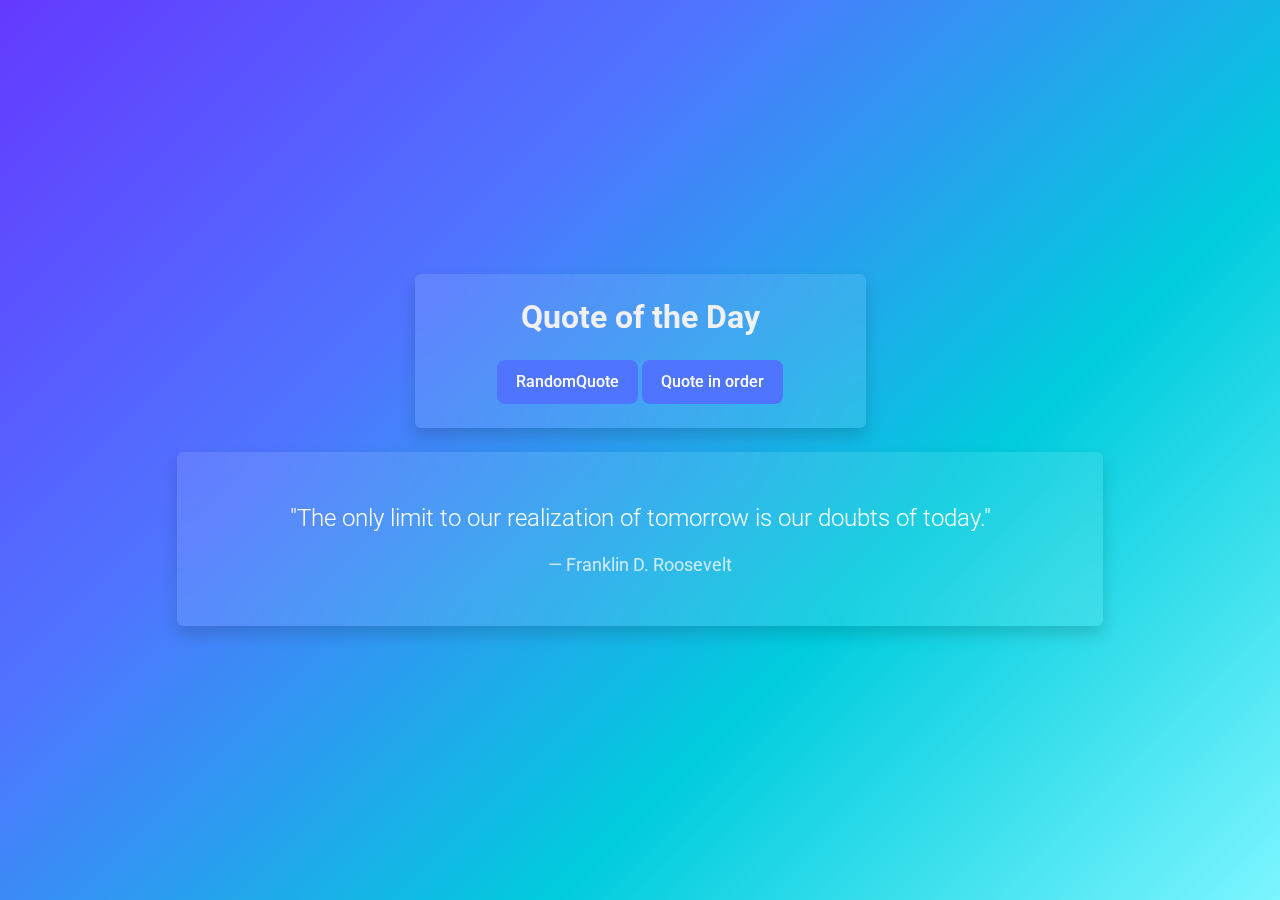
<file: Assignment 9/index.html>
<!DOCTYPE html>
<html lang="en">
<head>
<meta charset="UTF-8">
<meta name="viewport" content="width=device-width, initial-scale=1.0">
<title>Quote of the Day</title>
<link href="https://cdn.jsdelivr.net/npm/bootstrap@5.3.0/dist/css/bootstrap.min.css" rel="stylesheet">
<link href="https://fonts.googleapis.com/css2?family=Roboto:wght@300;400;700&display=swap" rel="stylesheet">
<link rel="stylesheet" href="css/style.css">
</head>
<body>
<div class="container d-flex align-items-center justify-content-center vh-100">
    <div class="row justify-content-center">
        <div class="col-5">
            <div class="title-box blur-bg shadow rounded text-center p-4 mb-4">
                <h1 class="title-text">Quote of the Day</h1>
                <button id="new-quote-btn" class="btn btn-custom mt-3" onclick="GetRandomQuote()">RandomQuote</button>
                <button id="new-quote-btn" class="btn btn-custom mt-3" onclick="GetQuoteInOrder()">Quote in order</button>
            </div>
        </div>
        
        <div class="col-10">
            <div class="quote-box blur-bg shadow text-center p-5 rounded">
                <div class="blockquote mb-3">
                    <p id="quote">"The only limit to our realization of tomorrow is our doubts of today."</p>
                </div>
                <footer class="text-light" id="author">— Franklin D. Roosevelt</footer>
            </div>
        </div>
    </div>
</div>

<script src="js/controller.js"></script>
</body>
</html>
</file>
<file: Assignment 11/css/style.css>
* {
  margin: 0;
  padding: 0;
  user-select: none;
  box-sizing: border-box;
  font-family: "Open Sans", sans-serif;
}

body {
  display: flex;
  align-items: center;
  justify-content: center;
  min-height: 100vh;
  width: 100%;
  padding: 0 10px;
}

body::before {
  content: "";
  position: absolute;
  width: 100%;
  height: 100%;
  background: url(../img/hero-bg.jpg), #000;
  background-position: center;
  background-size: cover;
}

.wrapper {
  width: 400px;
  height: 450px;
  border-radius: 8px;
  padding: 30px;
  text-align: center;
  border: 1px solid #ffffff;
  backdrop-filter: blur(8px);
  -webkit-backdrop-filter: blur(8px);
}
.wrapper2 {
  border-radius: 8px;
  padding: 30px;
  text-align: center;
  border: 1px solid #ffffff;
  backdrop-filter: blur(8px);
  -webkit-backdrop-filter: blur(8px);
}
.form-control {
  color: white;
}
.form-control:focus {
  color: white;
  background-color: transparent;
}
form {
  display: flex;
  flex-direction: column;
}

h2 {
  font-size: 2rem;
  margin-bottom: 20px;
  color: #fff;
}

.input-field {
  position: relative;
  border-bottom: 2px solid #ccc;
  margin: 15px 0;
}

.input-field label {
  position: absolute;
  top: 50%;
  left: 0;
  transform: translateY(-50%);
  color: #fff;
  font-size: 16px;
  pointer-events: none;
  transition: 0.15s ease;
}

.input-field input {
  width: 100%;
  height: 40px;
  background: transparent;
  border: none;
  outline: none;
  font-size: 16px;
  color: #fff;
}

.input-field input:focus~label,
.input-field input:valid~label {
  font-size: 0.8rem;
  top: 10px;
  transform: translateY(-120%);
}

.forget {
  display: flex;
  align-items: center;
  justify-content: space-between;
  margin: 25px 0 35px 0;
  color: #fff;
}

#remember {
  accent-color: #00ff3c;
}

.forget label {
  display: flex;
  align-items: center;
}

.forget label p {
  margin: 0 0 0 8px;
}

.wrapper a {
  color: #efefef;
  text-decoration: none;
}

.wrapper a:hover {
  text-decoration: underline;
}

button {
  width: 200px;
  background: #fff;
  color: #000;
  font-weight: 600;
  border: none;
  padding: 12px 36px;
  cursor: pointer;
  border-radius: 3px;
  font-size: 16px;
  border: 2px solid transparent;
  transition: 0.3s ease;
}

button:hover {
  color: #fff;
  border-color: #fff;
  background: rgba(255, 255, 255, 0.15);
}

.register {
  text-align: center;
  margin-top: 30px;
  color: #fff;
}
.register a {
  color: #00ff3c;
}
</file>
<file: Assignment 12/css/style.css>
body {
  background: linear-gradient(to right, #4facfe, #00f2fe);
  min-height: 100vh;
  display: flex;
  align-items: center;
  justify-content: center;
  margin: 0;
  font-family: Arial, sans-serif;
}

.container {
  height: 100vh;
}

.search,
.searchResult {
  padding: 2rem;
  border-radius: 15px;
  background: rgba(255, 255, 255, 0.9);
  box-shadow: 0px 8px 20px rgba(0, 0, 0, 0.5);
}

.searchResult {
  width: 95%;
}

.weather-card {
  border-radius: 10px;
  transition: transform 0.3s ease-in-out;
  box-shadow: 0px 4px 10px rgba(0, 0, 0, 0.1);
  background: linear-gradient(to bottom, #ffffff, #e0f7fa);
}

.weather-icon {
  width: 80px;
}

.weather-header {
  font-size: 1.5rem;
  font-weight: bold;
  color: #007bff;
  text-transform: uppercase;
}
</file>
<file: Assignment 4/css/style.css>
html {
  scroll-behavior: smooth;
}
body {
  margin: 0;
  height: 100%;
  font-family: "Source Sans Pro", sans-serif;
  font-size: 16px;
  font-weight: 400;
  line-height: 25px;
  color: #333333;
}
.clr {
  clear: left;
}
a {
  text-decoration: none;
}
/* ----------------------------------------- */

.nav-bar {
  top: 0;
  width: 100%;
  padding: 10px 0;
  position: fixed;
  background-color: #333333;
  z-index: 99999;
}

.logo-parent {
  margin-left: 10%;
  margin-top: 10px;
}
.left-logo a {
  padding: 18px 0;
  font-size: 24px;
  font-weight: 500;
  color: #ff2b5e;
}
/* ------------------------------------------------------- */
.list {
  position: absolute;

  display: flex;
  align-items: center;
  right: 10%;
  top: 0;
}
.list li {
  padding-right: 20px;
  list-style: none;
  float: left;
}
.list a {
  color: white;
  font-weight: 300;
  transition: all 0.3s ease-in-out 0s;
  display: inline-block;
}
.list a:hover {
  color: #ff2b5e;
  transform: scale(1.1);
}

/* ------------------------------------------------- */

.background {
  height: 100vh;
  background-color: rgba(0, 0, 0, 0.8);
  background-image: url(../images/Fokir05.jpeg);

  background-size: cover;
  background-position: center center;
  background-blend-mode: overlay;
}

/* ------------------------------------ */
.center-titles {
  top: 40%;
  width: 100%;
  text-align: center;
  position: absolute;
}
.center-titles .titles {
  top: 0;
  right: 0;
  bottom: 0;
  left: 0;
  position: absolute;
}

.titles h3 {
  color: white;
  font-size: 24px;
  font-weight: 500;
  padding-bottom: 10px;
  font-family: "Source Sans Pro", sans-serif;
}
.titles h1 {
  color: #ff2b5e;
  font-size: 70px;
  font-weight: bold;
  margin: 0;
  font-family: "Source Sans Pro", sans-serif;
}
.titles h4 {
  display: inline-block;
  color: white;
  font-size: 26px;
  font-weight: 300;
}

/* The best I can do */
.typewriter::before {
  content: "";
  animation: typing 5s infinite;
}

@keyframes typing {
  0%, 20% { content: ""; }
  21%, 25% { content: "D"; }
  26%, 30% { content: "De"; }
  31%, 35% { content: "Dev"; }
  36%, 40% { content: "Devel"; }
  41%, 45% { content: "Develop"; }
  46%, 60% { content: "Developer"; }

  61%, 70% { content: ""; }
  71%, 75% { content: "D"; }
  76%, 80% { content: "De"; }
  81%, 85% { content: "Des"; }
  86%, 90% { content: "Desi"; }
  91%, 95% { content: "Design"; }
  96%, 100% { content: "Designer"; }
}

/* -------------------------------------------- */

.about {
  padding: 80px 0;
  box-shadow: 0px 4px 10px rgba(107, 107, 107, 0.25);
}

.new-container {
  margin-right: auto;
  margin-left: auto;
  position: relative;
}
.about .new-container {
  display: flex;
  flex-wrap: wrap;
  justify-content: center;
}

.about .all-about {
  width: 360px;
  height: 440px;
  display: block;
  position: relative;
  box-shadow: 0 0 0 8px #555555 inset;
  border-radius: 5px;
}

.about-border-box {
  position: absolute;
  transform: translateX(24px) translateY(24px);
}
.image-container {
  height: 100%;
  overflow: hidden;
  border-radius: 5px;
  position: relative;
  line-height: 0;
}
.black-layer {
  top: 110%;
  right: 0;
  bottom: 0;
  left: 0;
  position: absolute;

  background-color: rgb(0, 0, 0, 0.5);
  transition: top 0.5s;
}
.image-container:hover .black-layer {
  top: 0;
}

.black-layer .icons {
  height: 100%;
  display: flex;
  justify-content: center;
  align-items: center;
}
.black-layer a {
  padding-right: 15px;
  color: white;
  transition: color 0.5s;
}
.black-layer a:hover {
  color: #ff2b5e;
}

.content-container {
  width: 700px;
  padding-left: 15px;
}

.about-content {
  padding-left: 70px;
}

.about-content h2 {
  margin: 0;
  position: relative;
  font-size: 24px;
  padding-left: 10px;
}
.about-content h2::before {
  content: "";
  width: 3px;
  height: 25px;
  top: 0;
  left: 0;
  position: absolute;
  background-color: rgb(255, 0, 0);
}

.about-content p {
  border-bottom: 1px dashed #999999;
  margin-bottom: 25px;
  padding-bottom: 25px;
}
/* --------------------- */
.profile-about ul {
  padding: 0;
  width: 100%;
  display: table;
}
.profile-about li {
  padding-bottom: 15px;
  display: inline-block;
  width: 50%;
}

.profile-about span {
  font-weight: bold;
}

.profile-about a {
  color: #7e7e7e;
}
/* --------------------------- */

.cv-btn a {
  margin-right: 10px;
  padding: 10px 24px;
  border-radius: 5px;
  color: white;
  background-color: #ff305b;
  transition: background-color 0.3s ease-in-out;
}
.cv-btn i {
  padding-left: 10px;
}
.cv-btn a:hover {
  background-color: #ec2403;
}
.title-lines {
  font-size: 25px;
  font-weight: bold;
  display: flex;
  justify-content: center;
  position: relative;
  margin-bottom: 48px;
  width: 100%;
}
.title-lines h2::before {
  content: "";

  border-color: #ec2403;
  border-width: 1px 0;
  border-style: solid;

  width: 100px;
  left: 0;
  bottom: 0;
  right: 0;
  margin: 0 auto;
  padding: 5px 0 5px;
  position: absolute;
}
.title-lines h2::after {
  content: "";
  background-color: #ff305b;

  width: 200px;
  height: 1px;
  margin: 0 auto;

  left: 0;
  right: 0;
  bottom: 6px;
  position: absolute;
}

/* --------------------------- */

.service-section {
  padding: 80px 0;
  background-color: #f1f1f1;
  box-shadow: 0px 4px 10px rgba(107, 107, 107, 0.25);
}
.service-section .informations {
  display: flex;
  flex-wrap: wrap;
  justify-content: center;
  text-align: center;
}

.inner-service {
  width: 20%;
  padding: 15px;
  border-radius: 5px;
  transition: background-color 0.7s, box-shadow 0.7s, scale 0.1s;
}
.inner-service:hover {
  background-color: white;
  box-shadow: 0 15px 20px rgba(0, 0, 0, 0.1);
}
.inner-service i {
  padding-top: 15px;
  font-size: 30px;
  font-weight: bold;
  color: red;
  transition: all 0.3s ease-in-out 0s;
}
.inner-service:hover i {
  transform: scale(1.2);
}
/* ------------------------------- */

.portfolio {
  padding: 80px 0;
  box-shadow: 0px 4px 10px rgba(107, 107, 107, 0.25);
}
.portfolio .slider {
  display: flex;
  justify-content: center;
}
.portfolio .slider a {
  text-transform: uppercase;
  letter-spacing: 2px;
  font-weight: 300;
  color: #333333;
}
.portfolio .slider li {
  list-style: none;
  padding-right: 20px;
  float: left;
}

.portfolio ul li a {
  transition: transform 0.3s ease-in-out, color 0.2s ease-in-out;
}
.portfolio ul li a:hover {
  transform: scale(1.1);
  color: rgba(255, 0, 0, 0.5);
}

.portfolio-grid {
  width: 80%;
  display: flex;
  flex-wrap: wrap;
  justify-content: center;
  line-height: 0;
  margin-left: auto;
  margin-right: auto;
}
.portfolio-item {
  width: 25%;
  margin: 20px;
  position: relative;
}

.portfolio-item .image {
  background-color: #555555;
}
.portfolio-item img {
  width: 100%;
}
.portfolio-item .portfolio-item-layer {
  width: 100%;
  height: 100%;

  top: 0;
  position: absolute;
  transition: background-color 0.5s;
}

.portfolio-item .portfolio-item-layer:hover {
  background-color: rgb(0, 0, 0, 0.5);
}
.portfolio-item .portfolio-item-layer:hover i {
  opacity: 1;
}

.portfolio-item .portfolio-item-layer i {
  color: #ff003c;
  right: 20px;
  bottom: 15px;
  position: absolute;
  opacity: 0;
}
/* ------------------------------- */

.counters {
  padding: 80px 0;
  background-color: #f1f1f1;
  box-shadow: 0px 4px 10px rgba(107, 107, 107, 0.25);
}

.counters .content {
  display: flex;
  flex-wrap: wrap;
  justify-content: center;
}

.counter-item {
  width: 20%;
  padding: 15px;
  text-align: center;
}
.counter-item i {
  font-size: 26px;
  color: #ff2b5e;
}
.counter-item h3 {
  font-size: 20px;
  font-weight: bold;
  margin-bottom: 10px;
}
.counter-item h5 {
  margin: 0;
  font-weight: 600;
}

/* ------------------------------- */
.feedback {
  padding: 100px 0 70px;
  box-shadow: 0px 4px 10px rgba(107, 107, 107, 0.25);
}

.feedback .clients-card {
  width: 45%;
  display: flex;
  flex-wrap: wrap;
  justify-content: center;
  background-color: #f1f1f1;
  border-radius: 5px;
  margin-right: auto;
  margin-left: auto;
  position: relative;
  padding: 0 20px 20px 0;
}
.feedback .clients-card .left-side {
  top: 0;
  left: 0;
  position: absolute;
}
.feedback .clients-card .corner-triangle {
  border-radius: 5px;

  border-color: transparent;
  border-style: solid;
  border-width: 100px;

  border-top-color: #ec2403;
  border-left-color: #ec2403;
}

.feedback .left-side .card {
  padding: 40px;
  border-radius: 50%;
  position: absolute;
  top: 0;
}

.feedback .clients-card .content {
  width: 70%;
  margin-left: auto;
}

.feedback .clients-card .content h3 {
  font-size: 26px;
  margin-bottom: 10px;
}
.feedback .clients-card .content a {
  font-size: 15px;
  color: #777777;
}
.feedback .clients-card .content p {
  font-style: italic;
}
.feedback .clients-card .content .stars i {
  color: #f1c30d;
}

.feedback .slider-dots {
  width: 15px;
  border-radius: 5px;
  border: 5px solid #ff2b5e;

  margin-top: 10px;
  margin-right: auto;
  margin-left: auto;
}
/* ------------------------------- */

.our-blog {
  padding: 100px 0 70px;
  background-color: #f1f1f1;
}
.our-blog .posts {
  width: 91%;
  display: flex;
  flex-wrap: wrap;
  justify-content: center;
  margin-left: auto;
  margin-right: auto;
}
.our-blog .posts .post {
  width: 31%;
  margin: 0 12.5px 25px;
}
.our-blog .posts .post .post-bg {
  background-color: white;
  height: 100%;
}

.posts .post-img img {
  width: 100%;
  height: 300px;
}
.posts .post-img iframe {
  width: 100%;
  height: 300px;
}

.posts .post-content {
  padding: 0 20px 20px;
}

.posts .post-content a {
  color: #333333;
  font-size: 22px;
  font-weight: 600;
  transition: color 0.4s;
}
.posts .post-content .read-more a {
  font-size: 16px;
  font-weight: inherit;
}

.our-blog .posts a:hover {
  color: #ff2b5e;
}

/* ----------Dark Mode--------- */
body {
  color: white;
  background-color: #212121;
}
.nav-bar {
  /* background-color: #484848; */
  background: linear-gradient(
    to right,
    rgb(25, 0, 0),
    rgb(50, 0, 0),
    rgb(25, 0, 0)
  );
}
.service-section {
  background-color: #3c3d3761;
}
.inner-service:hover {
  background-color: #1a1a1a;
}
.counters {
  background-color: #3c3d3761;
}
.feedback .clients-card {
  background-color: #3c3d3761;
}
.our-blog {
  background-color: #3c3d3761;
}
.our-blog .posts .post .post-bg {
  background-color: #212121;
}
.portfolio .slider a {
  color: white;
}
.inner-service:hover {
  box-shadow: 0 10px 20px rgba(255, 255, 255, 0.1);
}
.posts .post-content a {
  color: #ffffff;
}
/* --------------------------- */
.contact-us {
  display: flex;
  flex-wrap: wrap;
  justify-content: center;
  box-shadow: 0px 4px 10px rgba(107, 107, 107, 0.25);
}
.contact-us form {
  display: flex;
  flex-wrap: wrap;
  justify-content: center;
}
.contact-us form input {
  width: 40%;
  margin-bottom: 10px;
  padding-left: 10px;
  border-radius: 5px;
  height: 30px;
}
.contact-us form input[name="subject"] {
  width: 82.5%;
}
textarea {
  padding-top: 10px;
  padding-left: 10px;
  border-radius: 5px;
  width: 82.5%;
  height: 100px;
  resize: both;
}
.contact-us form .send-button {
  margin-top: 10px;
  margin-bottom: 20px;
  width: 25%;
  height: 50px;
  color: white;
  background-color: #ff2b5e;
}
/* --------------------------- */
.footer {
  display: flex;
  flex-wrap: wrap;
  justify-content: center;
  text-align: center;
}
.footer .icons {
  padding-top: 50px;
}
.footer .icons i {
  padding-right: 25px;
  color: white;
}
.footer p a {
  color: #ff2b5e;
}
/* --------------------------- */

/* Extra small */
@media (max-width: 575.98px) {
  .service-section .informations .inner-service {
    width: 70%;
  }
  .content-container {
    padding-top: 50px;
    width: 100%;
  }
  .portfolio-item {
    width: 100%;
  }
  .counter-item {
    width: 100%;
  }
  .feedback .clients-card {
    padding-top: 200px;
  }
  .feedback .clients-card .content {
    margin: 0;
  }
  .our-blog .posts {
    width: 100%;
  }
  .our-blog .posts .post {
    width: 100%;
    padding-bottom: 30px;
  }
}

/* Small */
@media (min-width: 576px) and (max-width: 767.98px) {
  .service-section .informations .inner-service {
    width: 60%;
  }
  .content-container {
    padding-top: 50px;
    width: 100%;
  }
  .portfolio-item {
    width: 90%;
  }
  .counter-item {
    width: 80%;
  }
  .feedback .clients-card {
    padding-top: 200px;
  }
  .feedback .clients-card .content {
    margin: 0;
  }
  .our-blog .posts {
    width: 100%;
  }
  .our-blog .posts .post {
    width: 70%;
    padding-bottom: 30px;
  }
}

/* Medium */
@media (min-width: 768px) and (max-width: 991.98px) {
  .service-section .informations .inner-service {
    width: 45%;
  }
  .content-container {
    padding-top: 50px;
    width: 70%;
  }
  .portfolio-item {
    width: 70%;
  }
  .counter-item {
    width: 40%;
  }
  .feedback .clients-card {
    width: 90%;
  }
  .our-blog .posts {
    width: 100%;
  }
  .our-blog .posts .post {
    width: 30%;
  }
  .posts .post-img img {
    height: 200px;
  }
  .posts .post-img iframe {
    height: 200px;
  }
}

/* Large */
@media (min-width: 992px) and (max-width: 1199.98px) {
  .service-section .informations .inner-service {
    width: 30%;
  }
  .content-container {
    padding-top: 50px;
    width: 60%;
  }
  .portfolio-item {
    width: 45%;
  }
  .counter-item {
    width: 30%;
  }
  .feedback .clients-card {
    width: 65%;
  }
  .our-blog .posts {
    width: 100%;
  }
  .our-blog .posts .post {
    width: 30%;
  }
  .posts .post-img img {
    height: 250px;
  }
  .posts .post-img iframe {
    height: 250px;
  }
}

/* Extra large */
@media (min-width: 1200px) {
}
</file>
<file: Assignment 5/css/style.css>
/* Main Style */
:root {
  --common-color: #ca7b2d;
  --hover-color: #d78c23;
  --main-BG-color: #252525;
  --secondary-BG-color: #202020;
  --navbar-color: #171717;
  --default-text-color: white;
  --secondary-text-color: #9f9f9f;
  --p-text-color: #ddd;
  --shadow-color: #94949442;

  --transition-delay: 0.5s;

  --global-padding: 1.5rem 0.5rem;

  --default-font: "Open Sans", system-ui, -apple-system, "Segoe UI", Roboto,
    "Helvetica Neue", Arial, "Noto Sans", "Liberation Sans", sans-serif,
    "Apple Color Emoji", "Segoe UI Emoji", "Segoe UI Symbol", "Noto Color Emoji";
  --secondary-font: "Amatic SC", sans-serif;
  --third-font: "Inter", sans-serif;
}

html {
  scroll-behavior: smooth;
}
body {
  margin: 0;
  font-family: var(--default-font);
  background-color: var(--main-BG-color);
}
*,
*::before,
*::after {
  box-sizing: border-box;
}
li {
  list-style: none;
}
a {
  color: var(--default-text-color);
  text-decoration: none;
}
p {
  color: var(--p-text-color);
}

h2 {
  text-transform: uppercase;
  font-weight: 500;
  font-size: 0.875rem;
  color: var(--secondary-text-color);
}
h3 {
  margin-bottom: 0;
  color: var(--default-text-color);
  font-family: var(--third-font);
}
h4 {
  font-size: 1rem;
  font-weight: 400;
  color: var(--default-text-color);
}
/* Main Container */
.container {
  display: flex;
  align-items: center;
  padding: var(--global-padding);
  justify-content: space-between;
  margin-inline: auto;
}
.extra-space {
  padding: 5rem 0;
}

/* Navigation Bar */
.header {
  width: 100%;
  z-index: 999;
  position: fixed;
  background-color: var(--navbar-color);
  box-shadow: 0 0.0625rem 0.3125rem var(--shadow-color);
}

.nav-logo {
  font-size: 1.875rem;
  font-weight: bold;
  font-family: var(--default-font);
}
.nav-logo::after {
  content: ".";
  color: var(--common-color);
  position: absolute;
}

.header .nav-list ul {
  margin: 0;
  padding: 0;
  display: flex;
}
.header .nav-list ul li {
  font-size: 1.1rem;
  font-weight: 500;
  padding: 0.3125rem 0.9375rem;
  font-family: Arial, Helvetica, sans-serif;
}
.header .nav-list ul li a {
  position: relative;

  color: var(--secondary-text-color);
  border: 0 solid var(--common-color);
}
.header .nav-list ul li a::before {
  content: "";
  width: 0;
  height: 0.1563rem;

  bottom: -0.3125rem;
  left: 0;
  position: absolute;

  transition: width var(--transition-delay) ease;
  background-color: var(--common-color);
}
.header .nav-list ul li a:hover {
  color: var(--default-text-color);
}
.header .nav-list ul li a:hover::before {
  width: 100%;
}

body:not(body:has(:target)) li a[href="#home"]::before {
  width: 100%;
}

body:has(.home:target) .nav-list ul li a[href="#home"] {
  color: var(--default-text-color);
}
body:has(.home:target) .nav-list ul li a[href="#home"]::before {
  width: 100%;
}
body:has(.chefs:target) .nav-list ul li a[href="#chefs"] {
  color: var(--default-text-color);
}
body:has(.chefs:target) .nav-list ul li a[href="#chefs"]::before {
  width: 100%;
}
body:has(.gallery:target) .nav-list ul li a[href="#gallery"] {
  color: var(--default-text-color);
}
body:has(.gallery:target) .nav-list ul li a[href="#gallery"]::before {
  width: 100%;
}
body:has(.contact:target) .nav-list ul li a[href="#contact"] {
  color: var(--default-text-color);
}
body:has(.contact:target) .nav-list ul li a[href="#contact"]::before {
  width: 100%;
}
.header .color-mode i {
  font-size: 1.5rem;
}

/* Home section */
.home {
  min-height: 100vh;
  display: flex;
  justify-content: center;
  align-items: center;
  background-color: var(--main-BG-color);
}
.home .container {
  margin-top: 6rem;
}
.home .left-side {
  width: 40%;
}
.home .right-side {
  width: 40%;
}
.home .right-side img {
  width: 100%;
}
.home .right-side img:hover {
  animation: imgShake 1.5s ease-in-out infinite;
}
@keyframes imgShake {
  0% {
    transform: translate(0, 0);
  }
  10%,
  30%,
  50%,
  70%,
  90% {
    transform: translate(-0.3125rem, -0.1563rem);
  }
  20%,
  40%,
  60%,
  80% {
    transform: translate(0.3125rem, 0.1563rem);
  }
  100% {
    transform: translate(0, 0);
  }
}
.home h2 {
  margin: 0;
  font-weight: bold;
  font-size: 4.0625rem;
  color: var(--default-text-color);
  font-family: var(--secondary-font);
}

.home .btns-group {
  display: flex;
  gap: 1.5rem;
  align-items: center;
  margin-top: 1.25rem;
}

.home .btns-group .book-btn a {
  padding: 0.5rem 1.2rem;
  border-radius: 0 1.25rem 1.25rem;
  border-style: solid;
  border-color: transparent;
  color: var(--main-BG-color);
  background-color: var(--common-color);

  transition: all var(--transition-delay);
}
.home .btns-group .book-btn a:hover {
  background-color: var(--hover-color);
}

.home .btns-group .video-btn {
  display: flex;
  align-items: center;

  transition: color var(--transition-delay);
}
.home .btns-group .video-btn .half-circle {
  display: flex;
  align-items: center;

  width: 1.5rem;
  height: 3rem;
  border-style: solid;
  border-color: var(--common-color);
  border-radius: 1.5rem 0 0 1.5rem;
  border-width: 0.4rem 0 0.4rem 0.4rem;

  padding-left: 0.5rem;
  margin-right: 1rem;
}

.home .btns-group .video-btn:hover {
  color: var(--hover-color);
}

/* title container */
.title {
  padding-bottom: 1rem;
  text-align: center;
  margin-inline: auto;
}
.title p {
  margin: 0;
  font-size: 3.35rem;
  color: var(--default-text-color);
  font-family: var(--secondary-font);
}
.title span {
  color: var(--common-color);
}
/* chefs section */
.chefs {
  background-color: var(--secondary-BG-color);
}
.chefs .container {
  display: block;
}
.chefs .cards {
  padding-top: 1rem;
  text-align: center;
  display: flex;
  gap: 1.5rem;
}
.chefs .cards .single-card {
  width: 33.33%;
  border-radius: 1rem;
  background-color: #252525;
  overflow: hidden;
  transition: all var(--transition-delay);
  box-shadow: 0 0.3125rem 0.625rem var(--shadow-color);
  position: relative;
}
.chefs .cards .single-card img {
  border-radius: 1rem;
  width: 100%;
}
.chefs .cards .single-card p {
  font-style: italic;
}
.chefs .cards .single-card span {
  color: var(--secondary-text-color);
}
.chefs .cards .single-card:hover {
  transform: scale(1.05);
}

.chefs .cards .single-card .social-icons {
  width: 3rem;
  padding: 0.625rem;
  border-radius: 0.3125rem;
  background-color: #ffffff4d;

  position: absolute;
  right: -5rem;
  top: 2rem;

  transition: right var(--transition-delay) 0.5s;
}
.chefs .cards .single-card:hover .social-icons {
  right: 1rem;
}

.chefs .cards .single-card .social-icons a {
  display: block;
  padding: 0.3125rem;
}
/*  gallery section */
.gallery {
  background-color: var(--main-BG-color);
}

.gallery .container {
  display: block;
}
.gallery .gallerys {
  display: flex;
  flex-wrap: wrap;
  flex-direction: column;
  height: 72.8125rem; /* Limit the height to force the container to create new column */
  margin: 0.625rem;
}
.gallery .image {
  width: 33%;

  margin: 0 0.3125rem 0.625rem;
  overflow: hidden;
  position: relative;

  border-style: solid;
  border-width: 0.3rem;
  border-radius: 0.125rem;
  border-color: aliceblue;
}

.gallery .image img {
  width: 100%;
  display: block;
  transition: transform var(--transition-delay);
  position: relative;
}
.gallery .image:hover img {
  transform: scale(1.1);
}
.gallery .image .layer-info {
  display: flex;
  flex-direction: column;
  text-align: center;
  align-items: center;
  justify-content: center;

  top: 120%;
  right: 0;
  bottom: 0;
  left: 0;
  position: absolute;
  padding: 1.25rem;

  color: white;
  background-color: rgba(0, 0, 0, 0.6);
  transition: top var(--transition-delay);
}
.gallery .image:hover .layer-info {
  top: 0;
}
/* contact */
.contact {
  background-color: var(--secondary-BG-color);
}
.contact .container {
  display: block;
}
.contact .location iframe {
  width: 100%;
  height: 18.75rem;
  border: 0;
}

.contact .more-details {
  display: flex;
  flex-wrap: wrap;
  gap: 0.625rem;
  margin-top: 1.25rem;
}

.contact .more-details .details {
  width: calc(50% - 0.3125rem);
  background-color: #0d0d0d;
  display: flex;
  align-items: center;
  padding: 1.25rem;
}

.contact .more-details .details .icon {
  background-color: var(--common-color);
  width: 3.125rem;
  height: 3.125rem;
  font-size: 1.5625rem;
  border-radius: 50%;
  display: flex;
  align-items: center;
  justify-content: center;
}

.contact .more-details .details .info {
  padding-left: 0.625rem;
}

.contact .more-details .details .info h2 {
  font-size: 1.25rem;
  font-weight: 500;
  color: var(--secondary-text-color);
}
.contact .more-details .details .info span {
  font-weight: bold;
}

.contact .more-details .details .info h2,
h4 {
  margin: 0;
}

.contact .message {
  width: 90%;
  margin-inline: auto;
}
.contact .message form {
  display: flex;
  justify-content: center;
  flex-wrap: wrap;
  gap: 0.625rem;
  margin-top: 2.5rem;
  text-align: center;
}

.contact .message form input {
  padding: 0.9375rem;
  border-radius: 0.3125rem;
}
.contact .message form input[id="name"],
input[id="email"] {
  width: calc(50% - 0.625rem);
}
.contact .message form input[id="subject"] {
  width: calc(100% - 0.625rem);
}
.contact .message form input[type="submit"] {
  width: 20%;
  border-radius: 1.5625rem;
  background-color: var(--common-color);
}
.contact .message form input[type="submit"]:hover {
  background-color: var(--hover-color);
}
.contact .message form textarea[id="message"] {
  resize: vertical;
  height: 10rem;
  padding: 1rem;
  width: calc(100% - 0.625rem);
}
/* footer */

footer {
  background-image: linear-gradient(#5b483299, #00000099),
    url(../images/textured-metal-background.jpg);
  background-size: cover;
  background-position: center;
  background-repeat: no-repeat;
}
footer .container {
  align-items: start;
}
/* footer -> about */
footer .about {
  width: 25%;
  padding: 0.625rem;

  display: flex;
  flex-wrap: wrap;
  align-items: center;
}
footer .about img {
  width: 15%;
  margin-right: 0.625rem;
}
footer .about h3 {
  width: 100%;
  text-align: center;
}
footer .about hr {
  width: 100%;
}
footer .about .social-icons {
  gap: 3rem;
  display: flex;
  font-size: 1.5rem;
  margin-inline: auto;
}
/* footer -> subscription */
footer .subscription {
  width: 50%;
  padding: 0.625rem;
}
footer .subscription form input[id="email"] {
  width: 70%;
  padding: 0.625rem;
}
footer .subscription form button[type="submit"] {
  width: 25%;
  padding: 0.77rem;
  background-color: var(--common-color);
}
/* footer > subscription */
footer .subscription .quick-links ul {
  padding: 0;
  display: flex;
  flex-direction: column;
  flex-wrap: wrap;
  max-height: 6.25rem;
}
footer .subscription .quick-links li {
  padding-bottom: 0.625rem;
  margin-right: 0.625rem;
  transition: all var(--transition-delay);
}
footer .subscription .quick-links li:hover {
  transform: translateX(0.625rem);
  background-color: #222222;
}
footer .subscription .quick-links i {
  font-size: 0.9rem;
}
/* footer > quick-links */
footer .more-details {
  width: 25%;
  padding: 0.625rem;
}
footer .more-details p {
  font-size: 1.0625rem;
}

footer .more-details i {
  font-size: 1.6rem;
  color: var(--common-color);
  padding-right: 0.3125rem;
}
</file>
<file: Assignment 5/css/media-quary.css>
/* screen  width > 87.5rem */
@media screen and (min-width: 1400px) {
  .container {
    width: 1320px;
  }
}

/* screen  width < 87.5rem */
@media screen and (max-width: 1400px) {
  .container {
    max-width: 1140px;
  }
}

@media screen and (max-width: 1200px) {
  .container {
    max-width: 960px;
  }
}

@media screen and (max-width: 992px) {
  .container {
    max-width: 720px;
  }

  .home .container {
    flex-direction: column-reverse;
  }

  .home .left-side {
    width: 100%;
    display: flex;
    flex-wrap: wrap;
    justify-content: center;
    text-align: center;
  }
  .home .right-side {
    width: 100%;
  }

  .chefs .cards {
    display: flex;
    flex-wrap: wrap;
    justify-content: center;
  }
  .chefs .cards .single-card {
    width: 48%;
  }

  .gallery .container .gallerys {
    height: 1405px;
  }
  .gallery .container .gallerys .image {
    width: 50%;
  }
}

@media screen and (max-width: 768px) {
  .container {
    max-width: 540px;
  }
  .gallery .container .gallerys {
    height: auto;
  }
  .chefs .cards .single-card {
    width: 100%;
    margin-bottom: 1.25rem;
  }
  .contact .message form input[id="name"],
  input[id="email"] {
    width: calc(100% - 0.625rem);
  }
  .contact .message form input[type="submit"] {
    width: 50%;
  }
  footer .container {
    flex-wrap: wrap;
  }
  .contact .more-details .details,
  .gallery .container .gallerys .image,
  footer .about,
  footer .subscription,
  footer .more-details {
    width: 100%;
  }
}
</file>
<file: Assignment 9/css/style.css>
body {
    font-family: 'Roboto', sans-serif;
    background: linear-gradient(135deg, #6439FF, #4F75FF, #00CCDD,#7CF5FF);
    color: #fff;
}

.blur-bg {
    background: rgba(255, 255, 255, 0.1);
    backdrop-filter: blur(20px);
}

#quote {
    font-size: 1.5rem;
    font-weight: 300;
    line-height: 1.5;
}

h1 {
    font-weight: 700;
    font-size: 2rem;
}


.title-text {
    font-weight: 700;
    font-size: 2rem;
    color: #f0f0f0;
}

#author {
    font-size: 1.1rem;
    opacity: 0.8;
}

/* Custom Button */
.btn-custom {
    background: #4F75FF;
    color: #fff;
    border: none;
    padding: 0.6rem 1.2rem;
    border-radius: 8px;
    font-size: 1rem;
    font-weight: 500;
    transition: background 0.3s, transform 0.2s;
}

.btn-custom:hover {
    background: #6439FF;
    transform: translateY(-2px);
}

.btn-custom:active {
    background: #4F75FF;
    transform: translateY(0);
}
</file>
